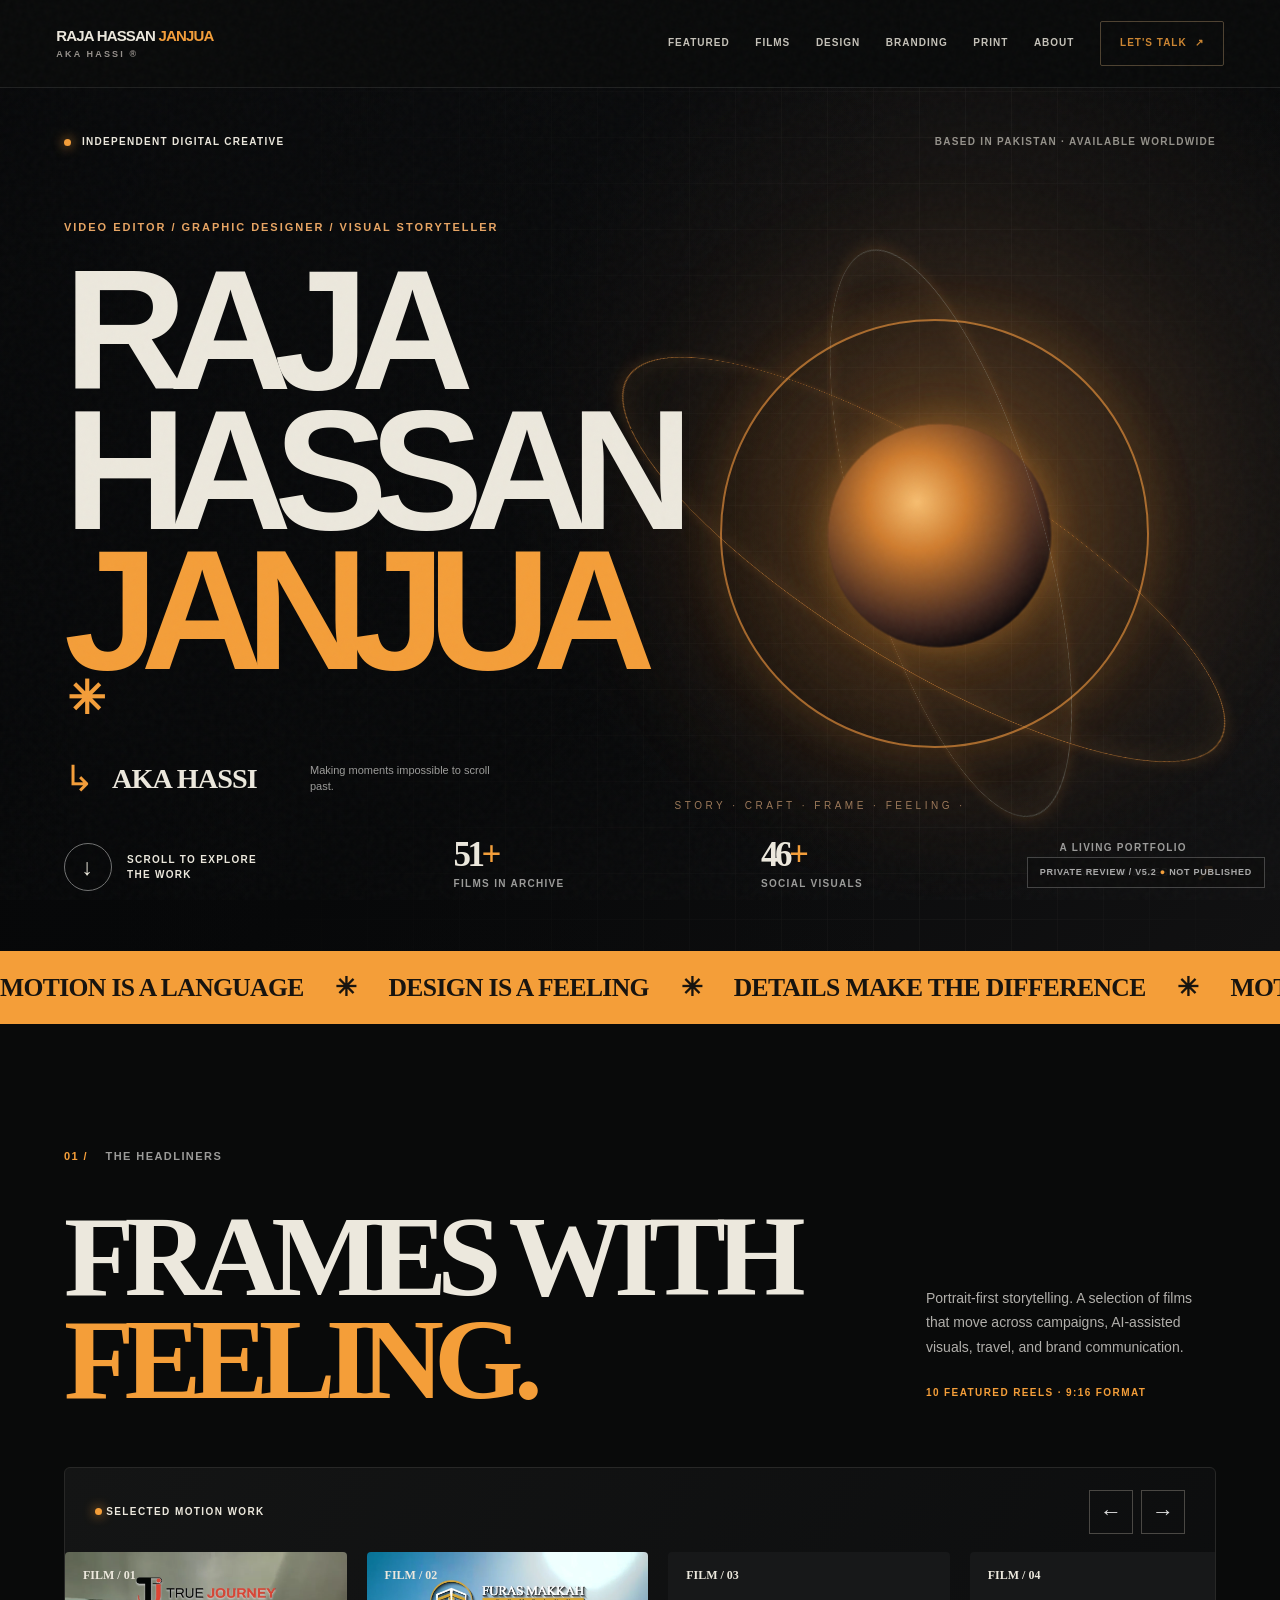
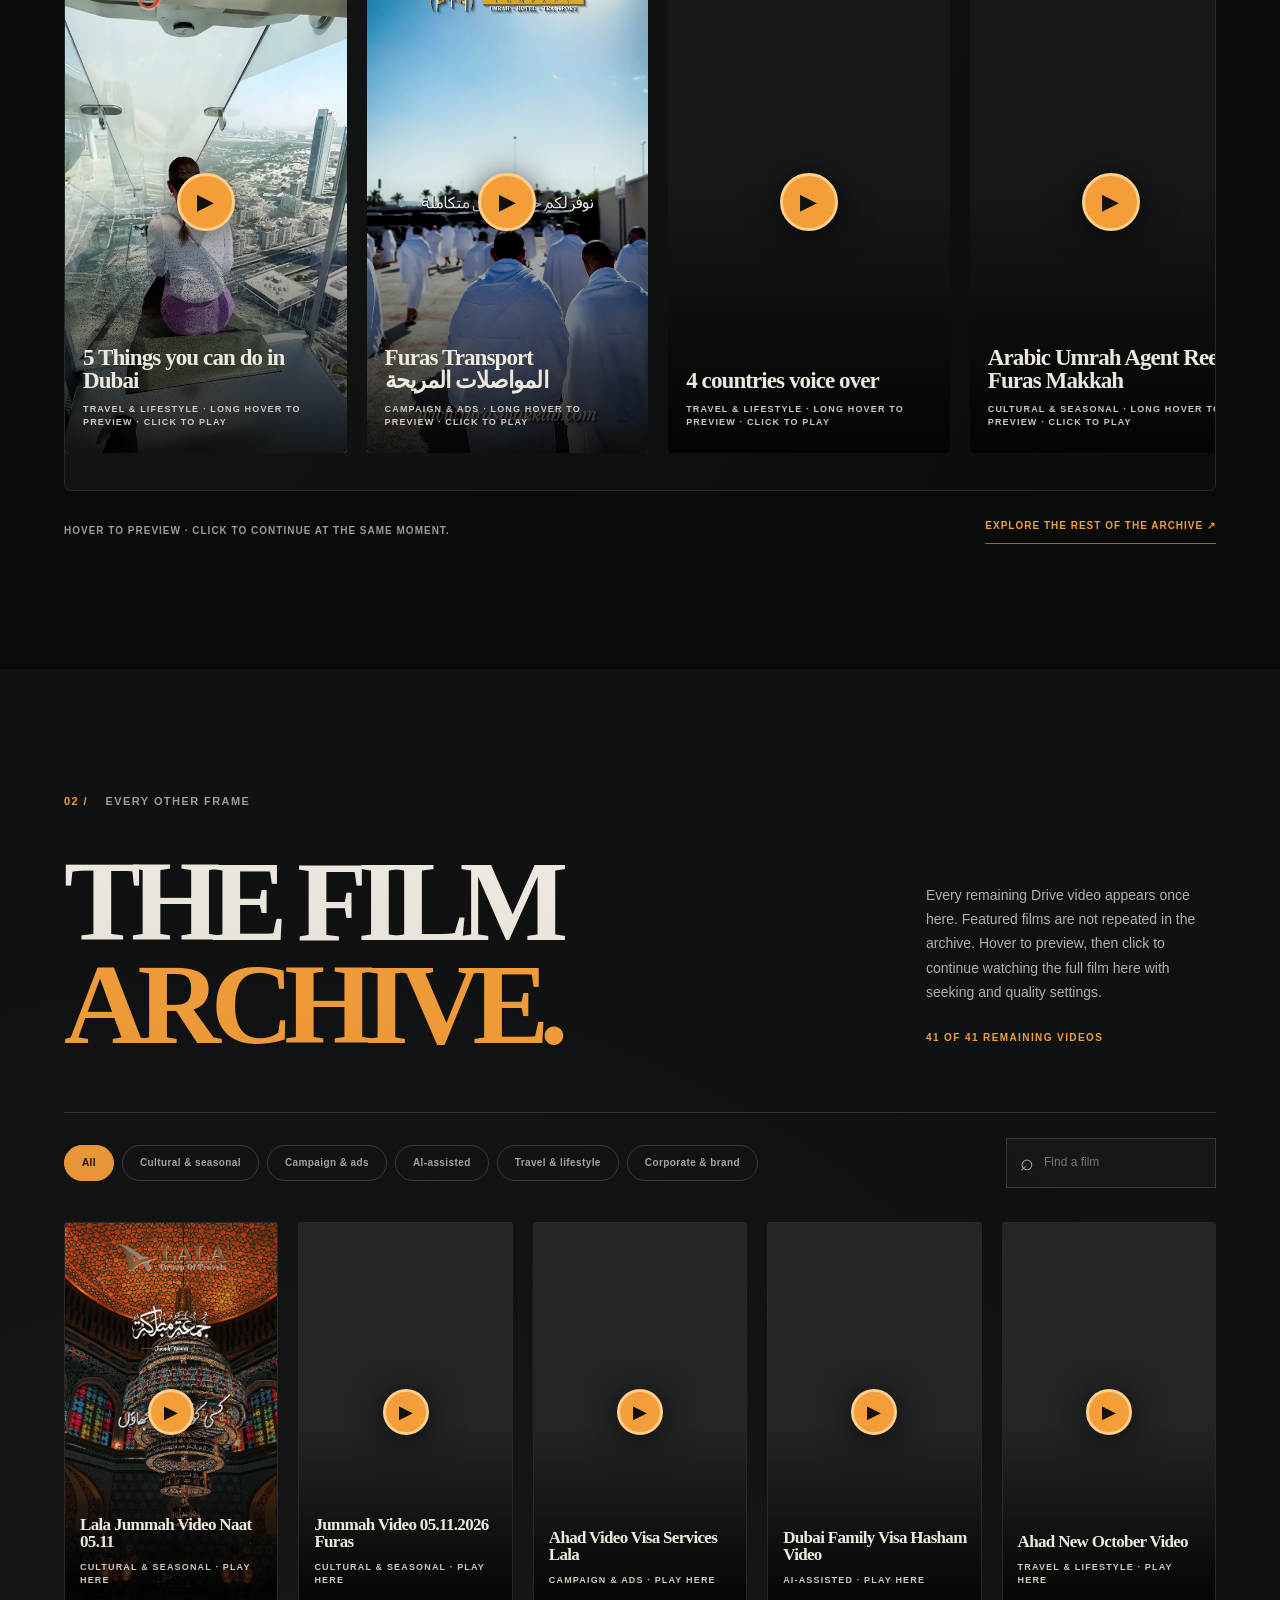
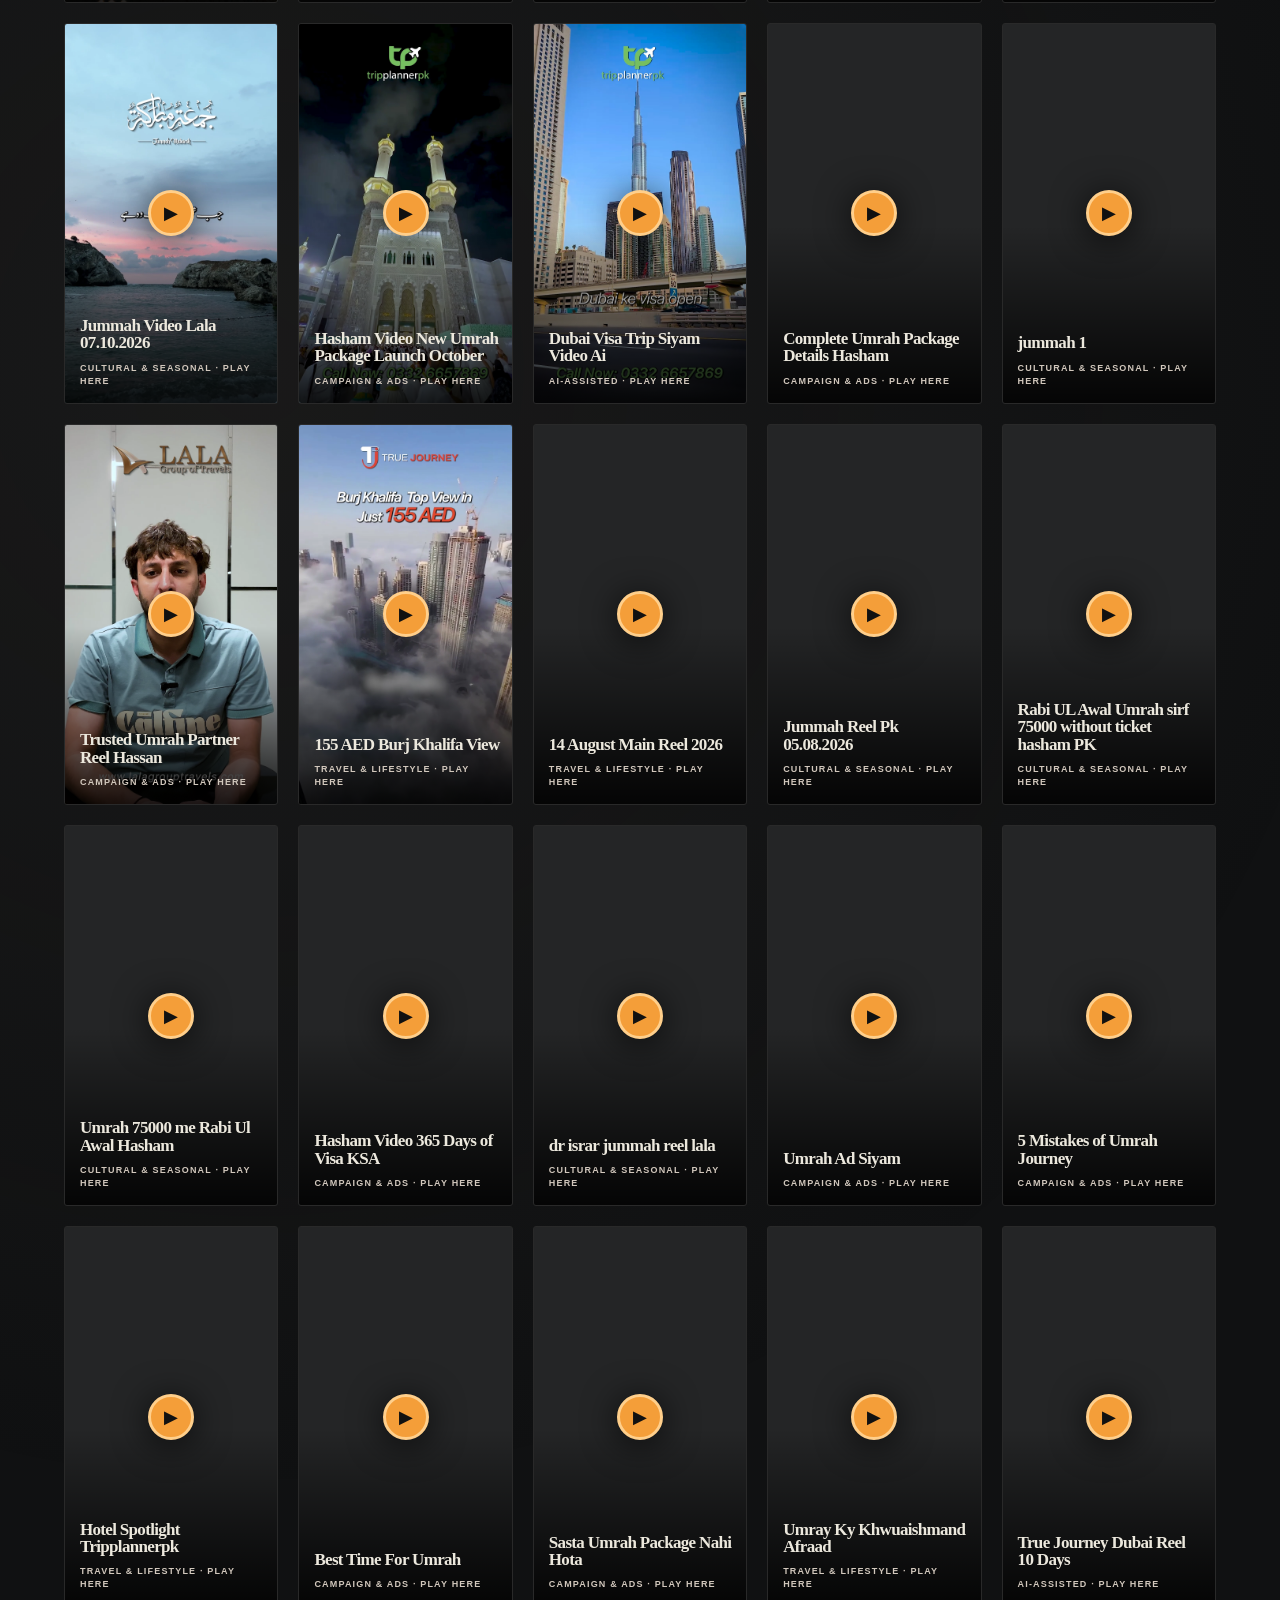
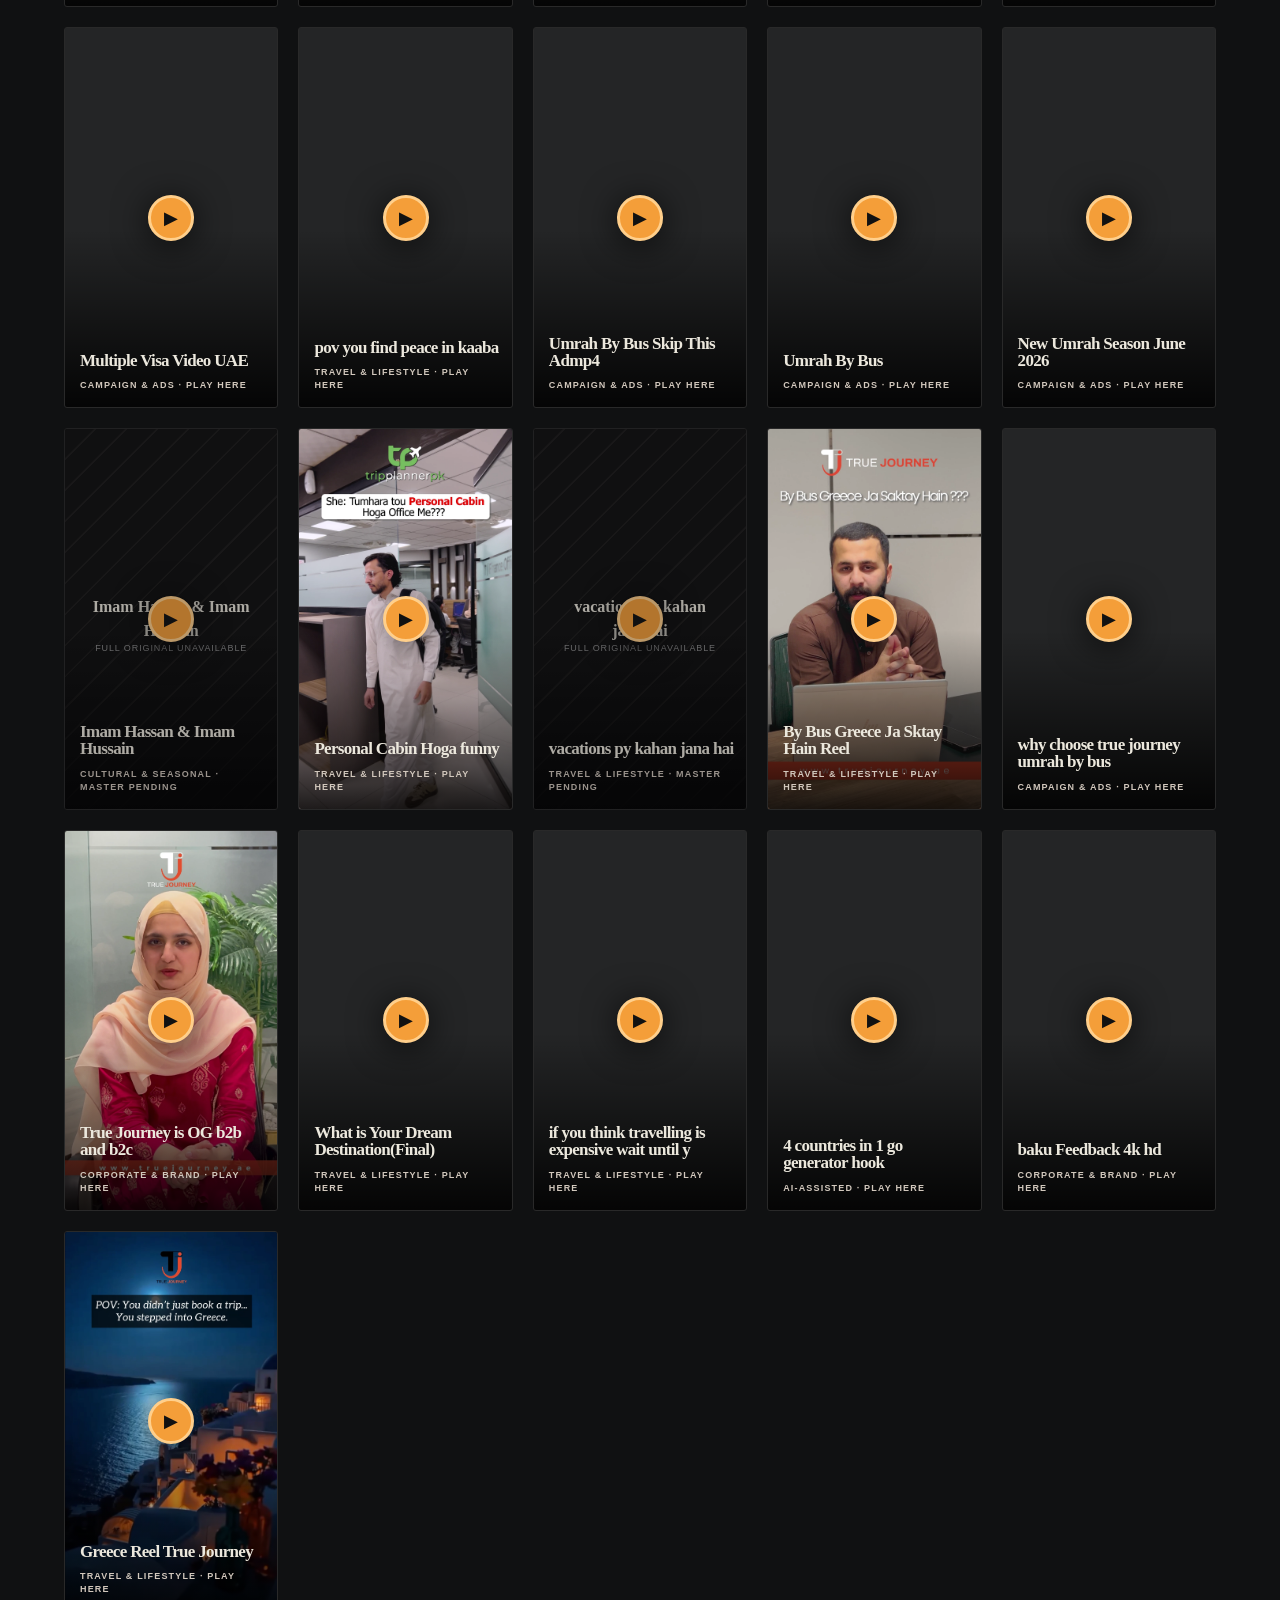
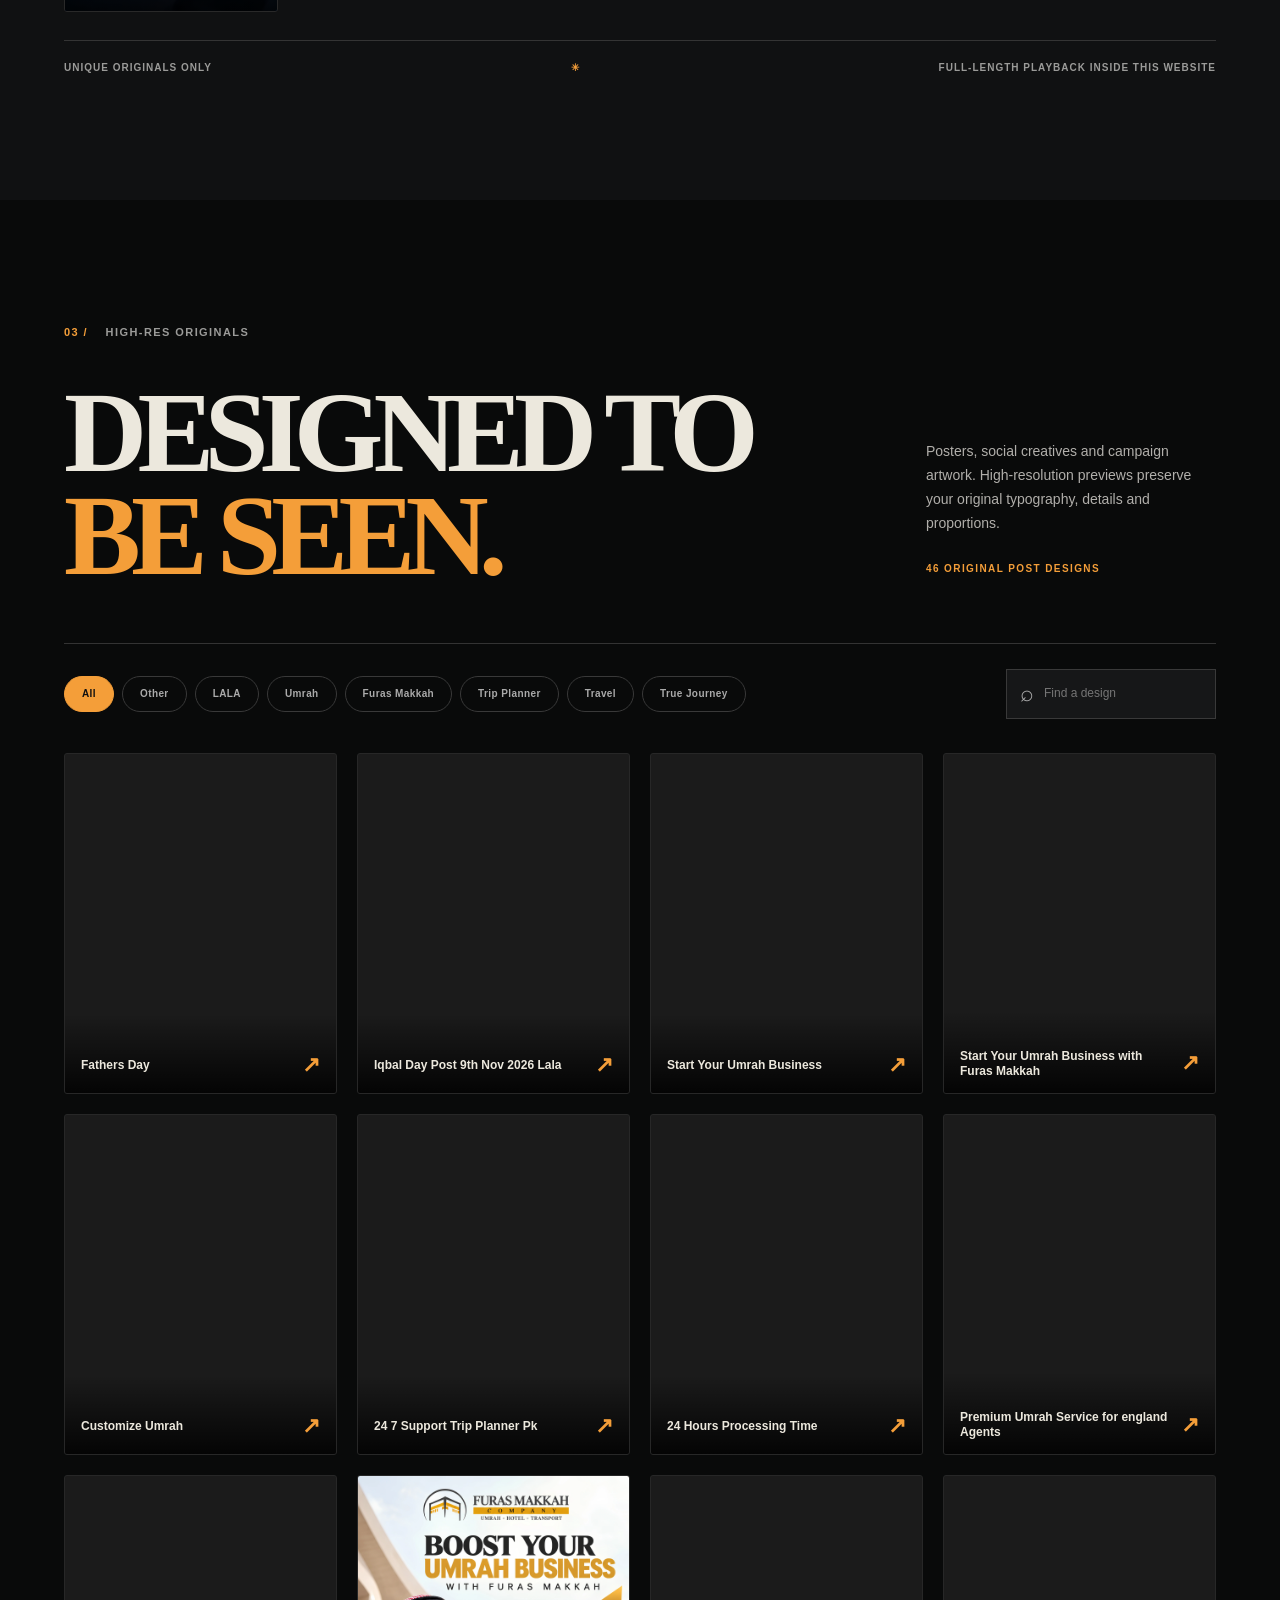
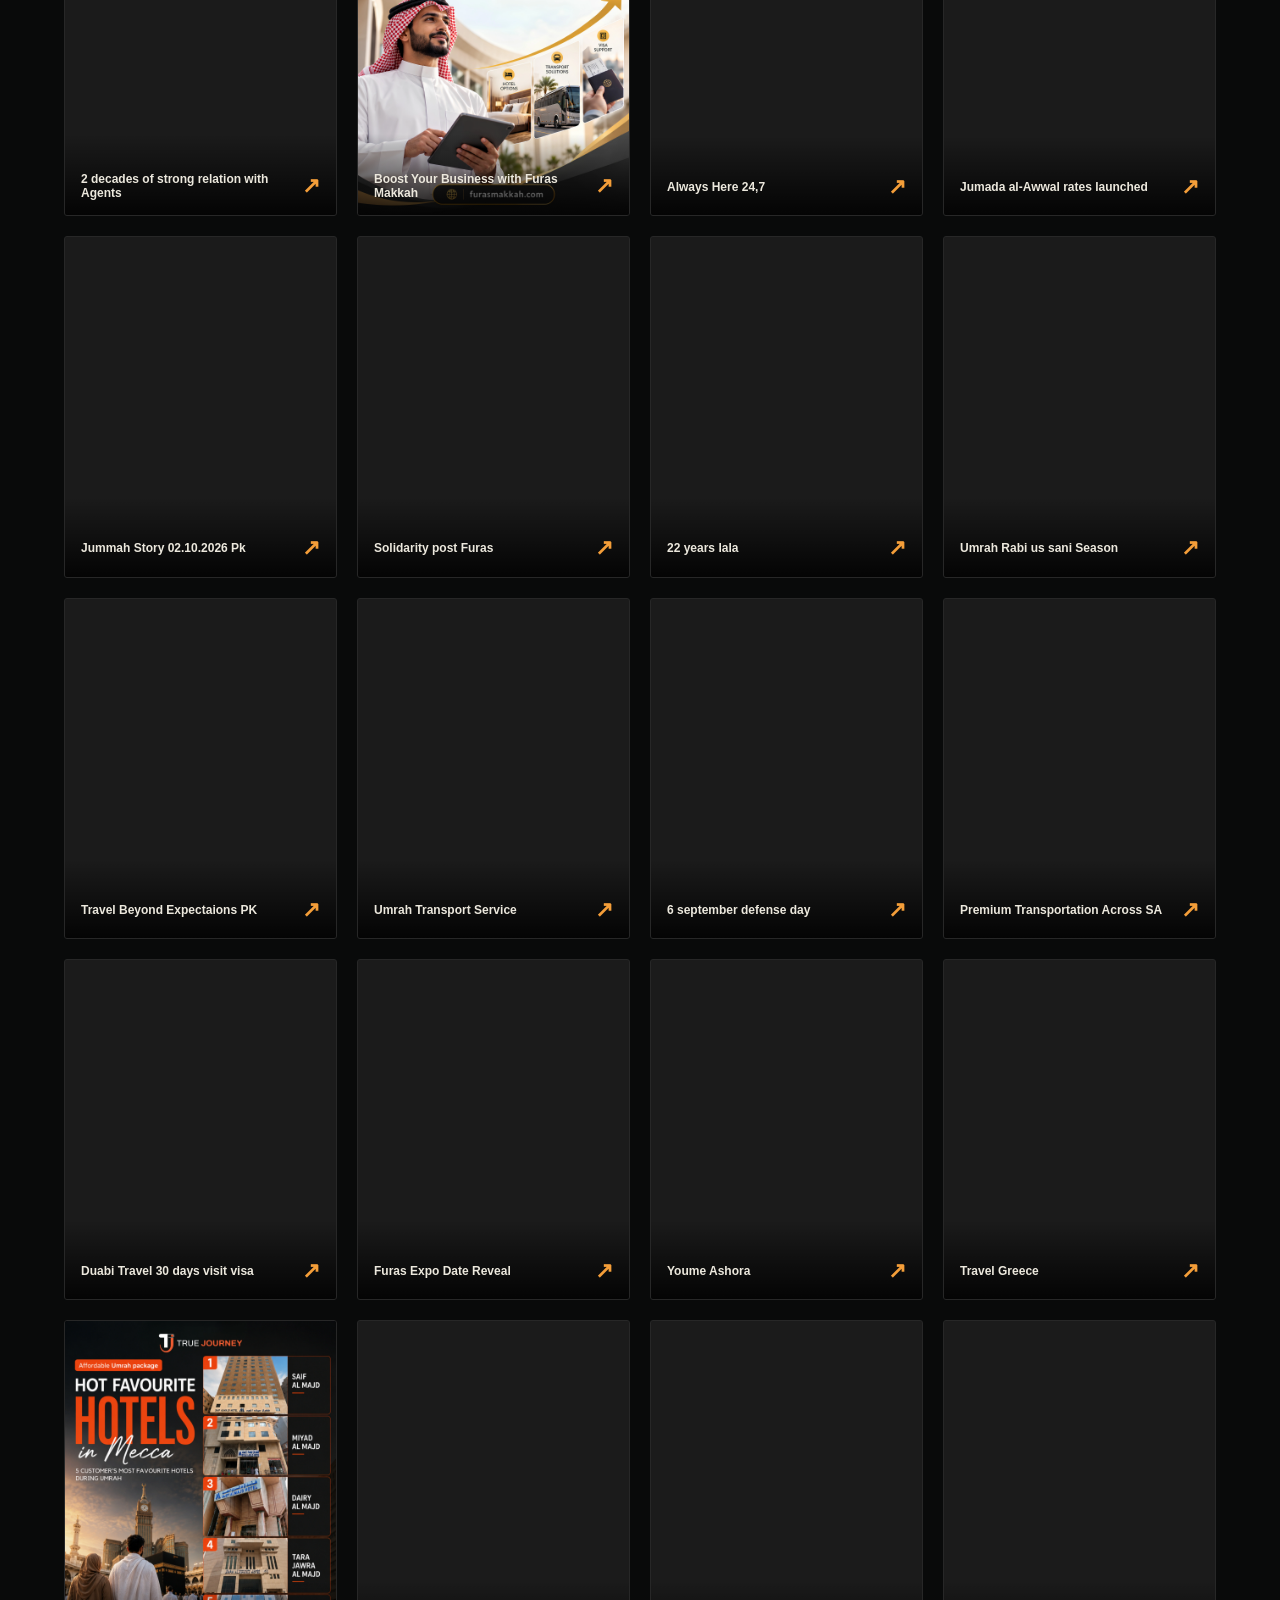
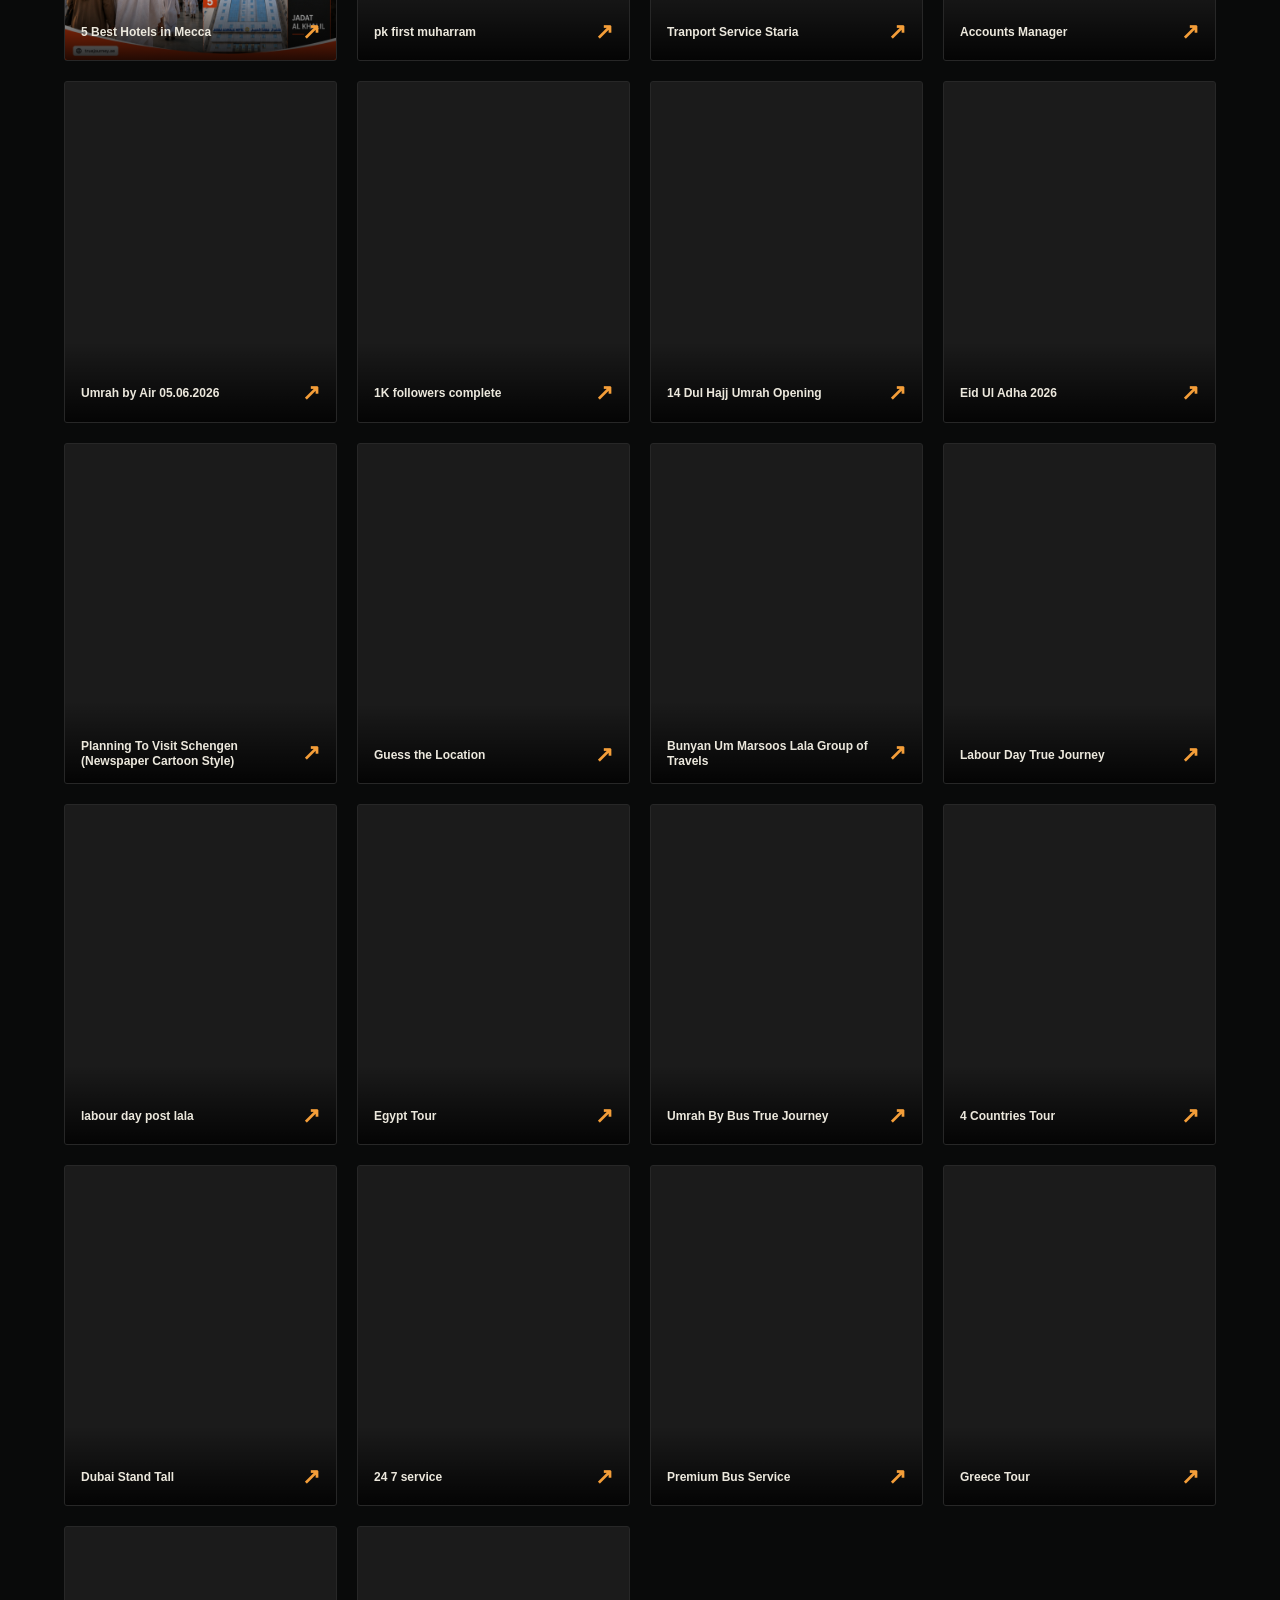
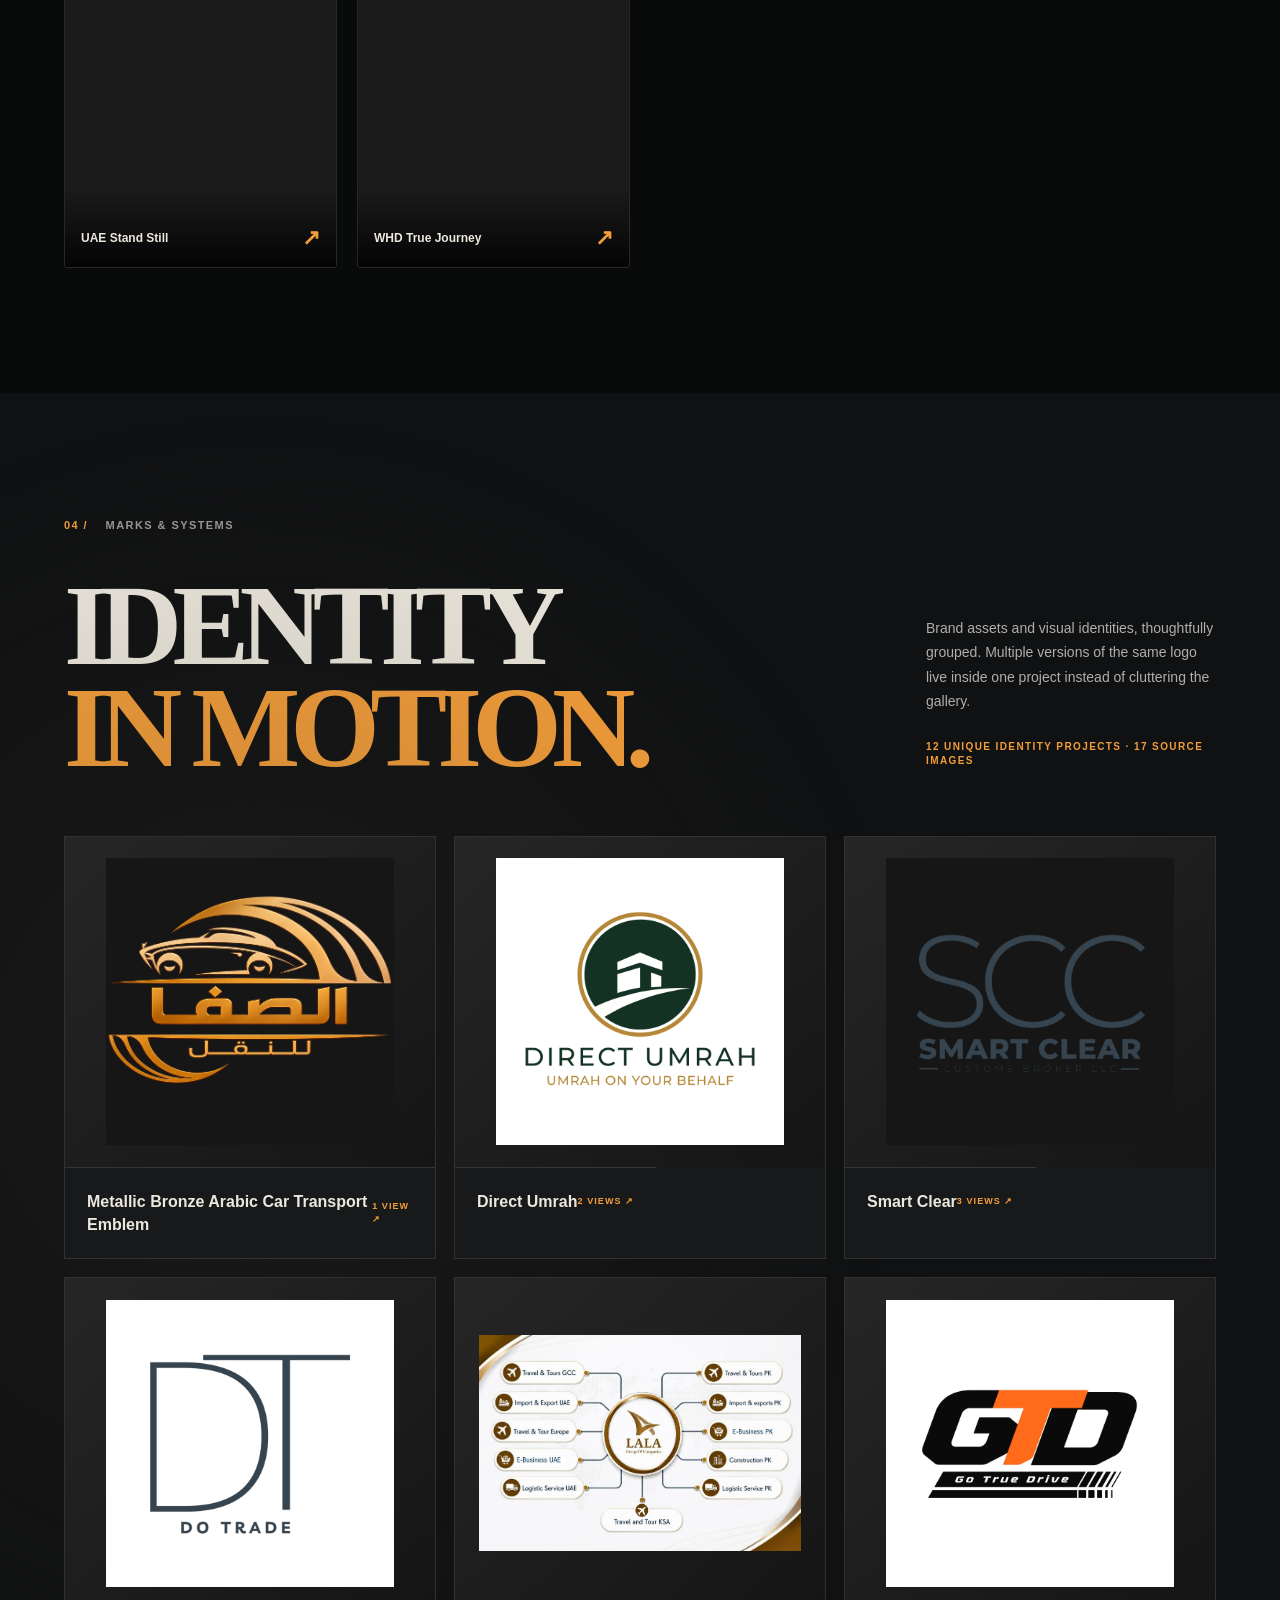
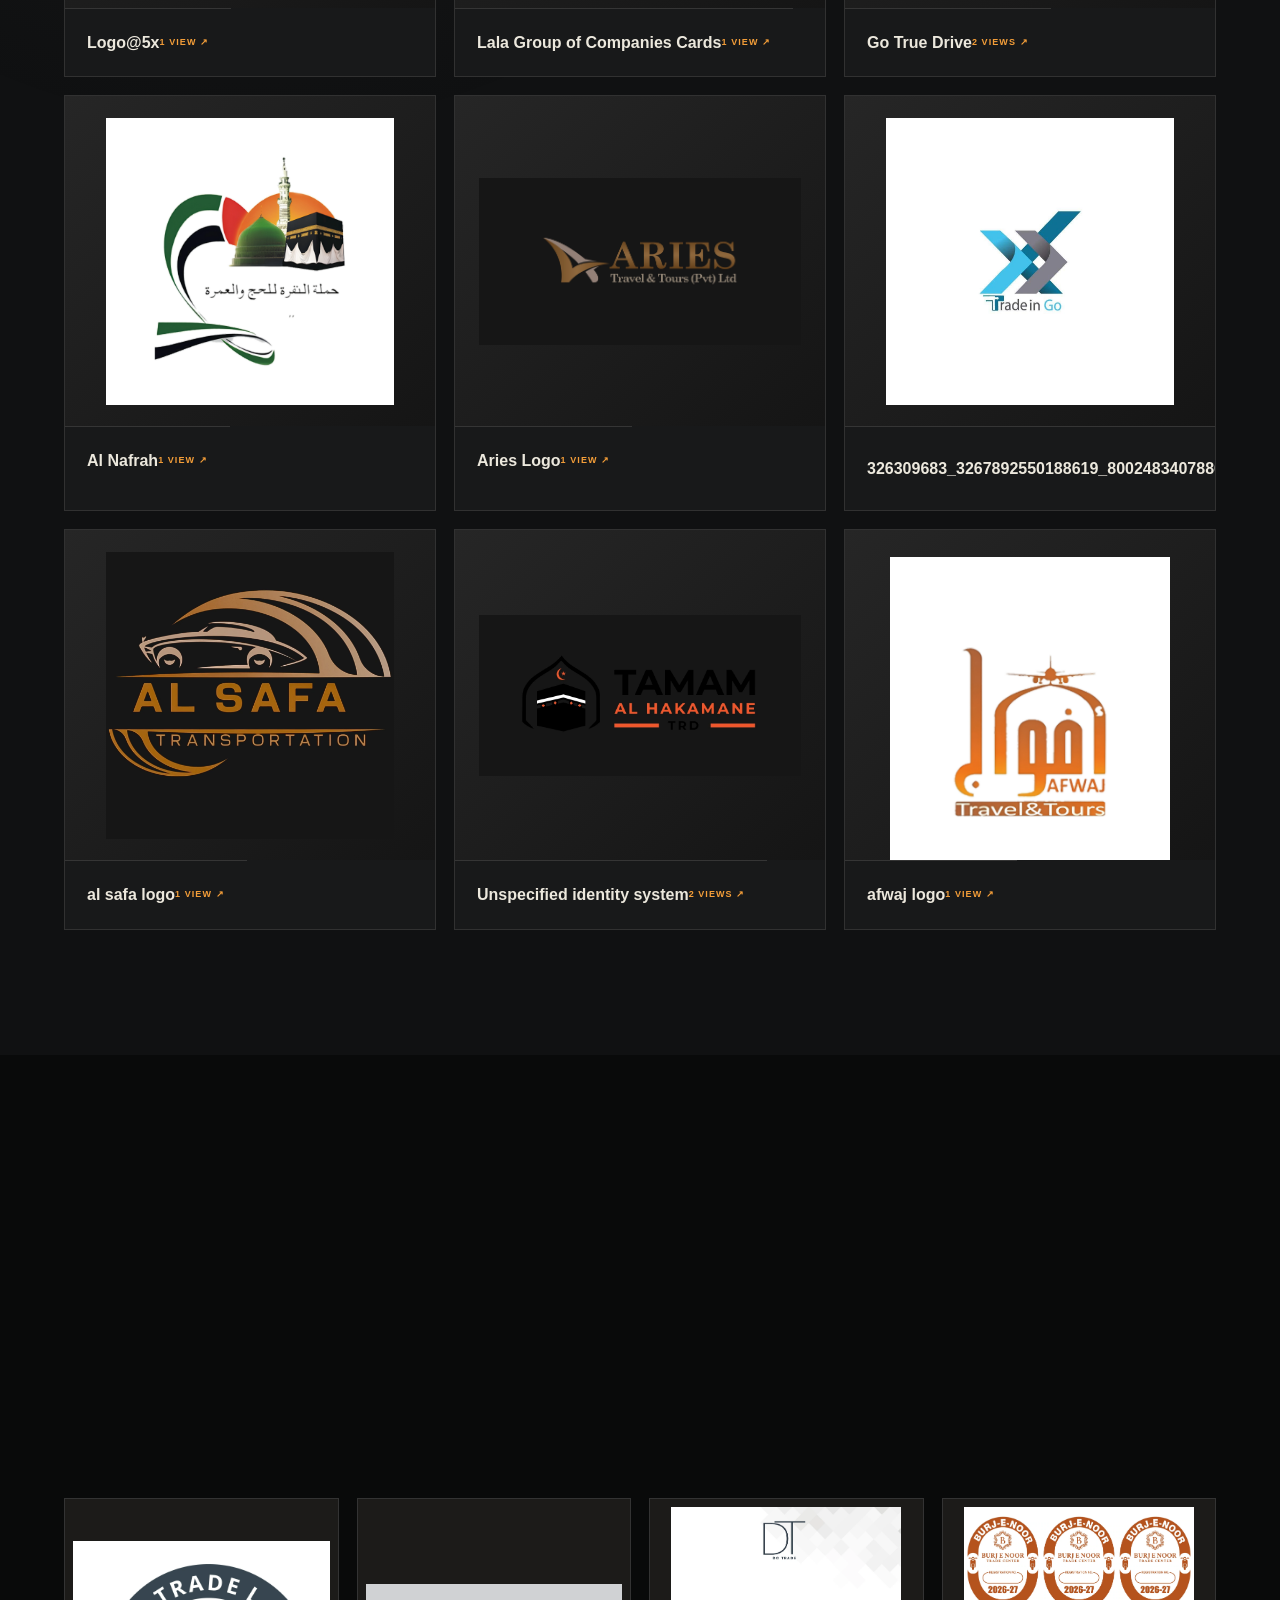
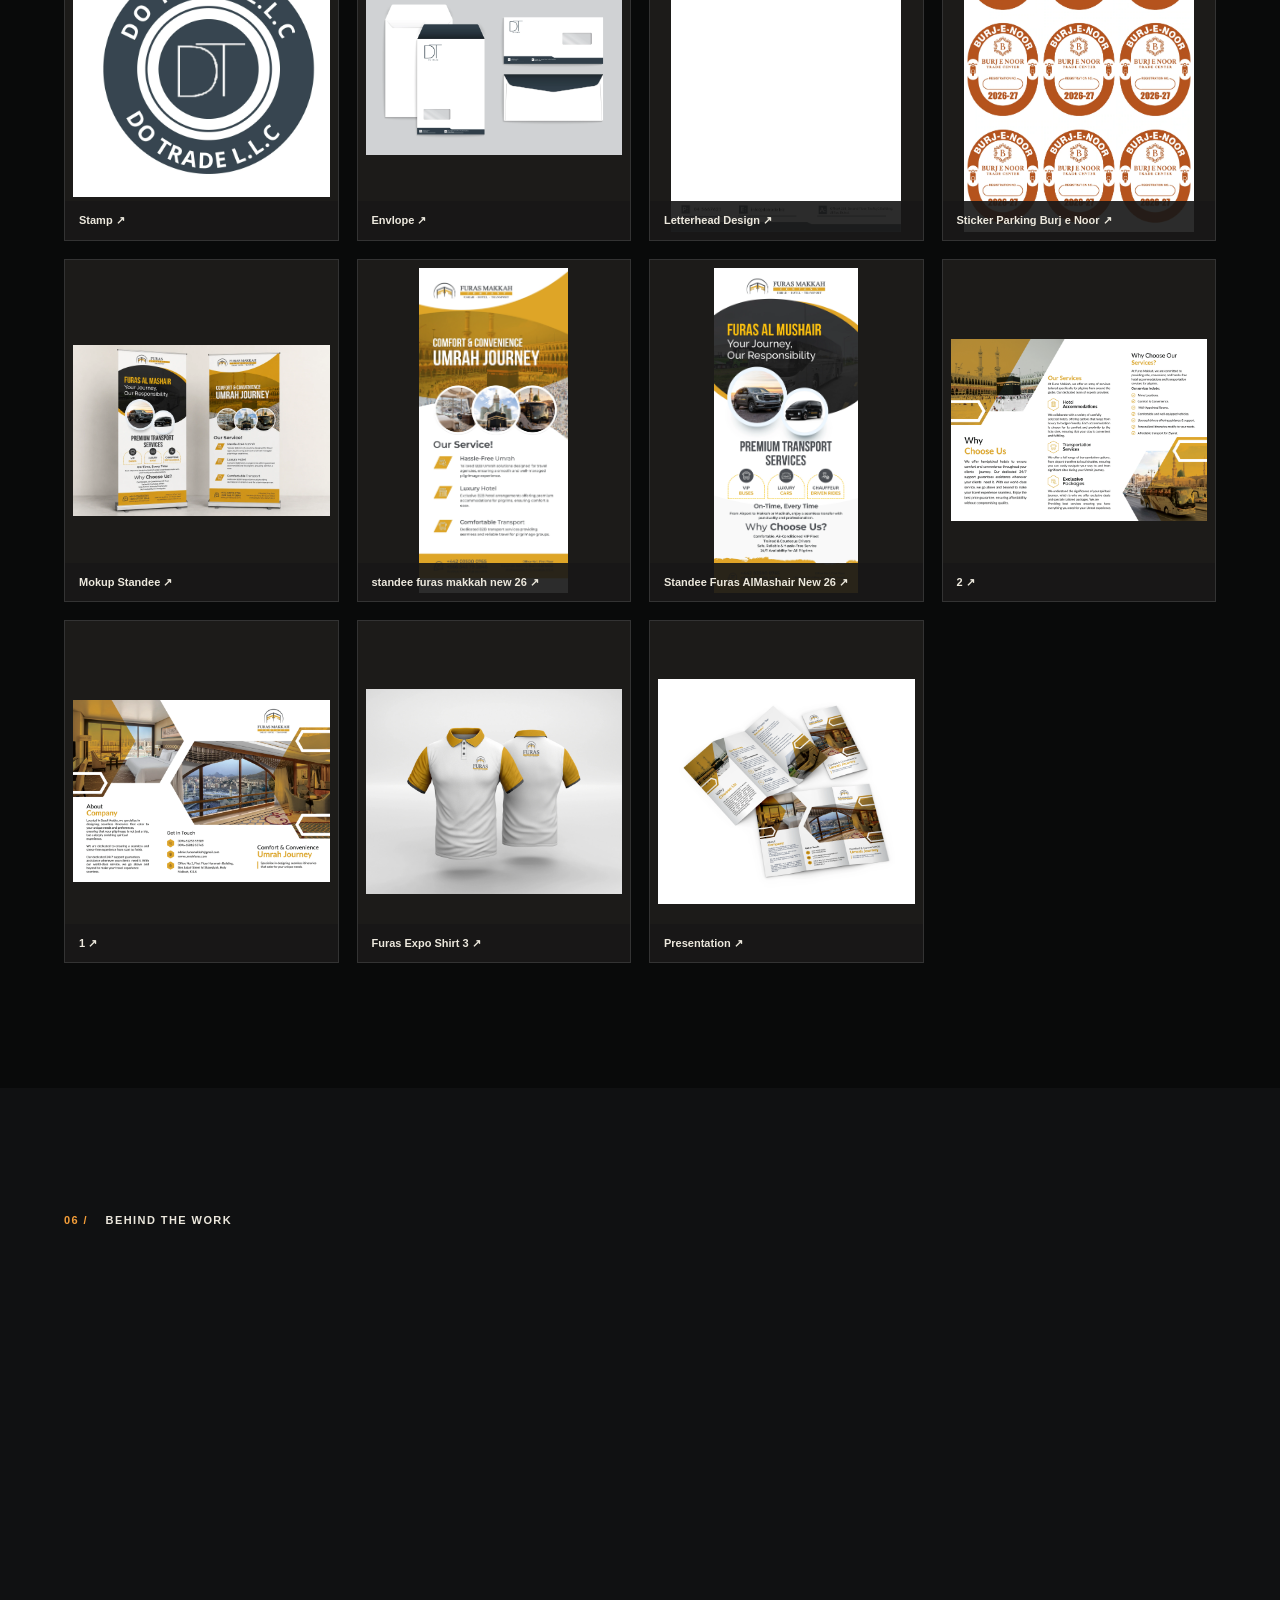
<file: index.html>
<!doctype html>
<html lang="en"><head><meta charset="utf-8"><meta name="viewport" content="width=device-width,initial-scale=1,viewport-fit=cover"><meta name="theme-color" content="#07090a"><meta name="description" content="Raja Hassan Janjua, also known as Hassi, is a video editor and graphic designer in Pakistan. Explore video, motion, branding and design work."><link rel="canonical" href="https://rajahassanjanjua.github.io/"><meta property="og:type" content="website"><meta property="og:site_name" content="Raja Hassan Janjua — Hassi"><meta property="og:title" content="Raja Hassan Janjua — Video Editor &amp; Graphic Designer"><meta property="og:description" content="Explore video editing, motion, identity and graphic design by Raja Hassan Janjua, aka Hassi."><meta property="og:url" content="https://rajahassanjanjua.github.io/"><meta property="og:image" content="https://rajahassanjanjua.github.io/social-preview.png"><meta property="og:image:width" content="1200"><meta property="og:image:height" content="630"><meta name="twitter:card" content="summary_large_image"><meta name="twitter:title" content="Raja Hassan Janjua — Hassi"><meta name="twitter:description" content="Video editor and graphic designer. Explore selected video and design work."><meta name="twitter:image" content="https://rajahassanjanjua.github.io/social-preview.png"><title>Raja Hassan Janjua — Hassi | Video, Motion & Design</title><link rel="icon" type="image/svg+xml" href="favicon.svg"><link rel="icon" type="image/png" sizes="32x32" href="favicon-32.png"><link rel="apple-touch-icon" href="apple-touch-icon.png"><link rel="stylesheet" href="styles.css?v=6d33354"></head>
<body>
<div id="preloader" class="preloader"><div class="preTop"><span>RHJ <em>STUDIO / ARCHIVE</em></span><span id="preCount">000</span></div><div class="preCenter"><span>VISUALS THAT</span><strong>MOVE.</strong></div><div class="preBottom"><div class="preProgress"><i id="preBar"></i></div><span>LOADING THE EXPERIENCE</span></div></div>
<div id="cursor" class="cursor" aria-hidden="true"></div><div class="grain" aria-hidden="true"></div><div id="pageProgress" class="pageProgress" aria-hidden="true"></div>
<header class="siteHeader"><a class="wordmark" href="#top" aria-label="Raja Hassan Janjua home"><span>RAJA HASSAN <b>JANJUA</b></span><small>AKA HASSI ®</small></a><nav id="nav" class="nav" aria-label="Primary"><a href="#featured">FEATURED</a><a href="#films">FILMS</a><a href="#visuals">DESIGN</a><a href="#identity">BRANDING</a><a href="#print">PRINT</a><a href="#about">ABOUT</a><a href="#contact" class="navContact">LET'S TALK <span>↗</span></a></nav><button id="menuToggle" class="menuToggle" aria-expanded="false" aria-controls="nav" aria-label="Open menu"><span></span><span></span></button></header>
<main id="top">
<section class="hero section" aria-label="Introduction"><div class="heroBG" aria-hidden="true"><div class="heroMesh"></div><div class="heroVignette"></div></div><div class="heroStage" id="heroStage" aria-hidden="true"><div class="stageAura"></div><div class="ring ring1"></div><div class="ring ring2"></div><div class="ring ring3"></div><div class="orbCore"></div><div class="orbitText">STORY · CRAFT · FRAME · FEELING ·</div></div>
<div class="heroTopline"><span class="tinySignal"><i></i> INDEPENDENT DIGITAL CREATIVE</span><span class="heroLocation">BASED IN PAKISTAN · AVAILABLE WORLDWIDE</span></div>
<div class="heroTitleWrap"><p class="overline">VIDEO EDITOR / GRAPHIC DESIGNER / VISUAL STORYTELLER</p><h1 class="heroTitle"><span>RAJA</span><span>HASSAN</span><span class="titleLast">JANJUA<span class="heroAsterisk">✳</span></span></h1><div class="aliasRow"><span class="aliasMarker">↳</span><strong>AKA HASSI</strong><span class="aliasDetail">Making moments impossible to scroll past.</span></div></div>
<div class="heroBottom"><a class="scrollCue" href="#featured"><span class="scrollCircle">↓</span><span>SCROLL TO EXPLORE<br>THE WORK</span></a><div class="heroMetric"><strong>51<span>+</span></strong><small>FILMS IN ARCHIVE</small></div><div class="heroMetric"><strong>46<span>+</span></strong><small>SOCIAL VISUALS</small></div><div class="heroArc">A LIVING PORTFOLIO<br>OF MOTION & DESIGN <span>↗</span></div></div></section>
<div class="marquee" aria-hidden="true"><div class="marqueeTrack">MOTION IS A LANGUAGE <i>✳</i> DESIGN IS A FEELING <i>✳</i> DETAILS MAKE THE DIFFERENCE <i>✳</i> MOTION IS A LANGUAGE <i>✳</i> DESIGN IS A FEELING <i>✳</i> DETAILS MAKE THE DIFFERENCE <i>✳</i></div></div>
<section class="workLead section" id="featured"><div class="sectionHead reveal"><div class="sectionKicker"><span class="sectionNo">01 /</span> THE HEADLINERS</div><div class="sectionTitleRow"><h2>FRAMES WITH<br><em>FEELING.</em></h2><div class="sectionAside"><p>Portrait-first storytelling. A selection of films that move across campaigns, AI-assisted visuals, travel, and brand communication.</p><span class="metaLabel">10 FEATURED REELS · 9:16 FORMAT</span></div></div></div>
<div class="carouselFrame reveal"><div class="carouselTop"><span><i class="pulseDot"></i> SELECTED MOTION WORK</span><div class="carouselControls"><button id="featuredPrev" aria-label="Scroll featured videos left">←</button><button id="featuredNext" aria-label="Scroll featured videos right">→</button></div></div><div id="featuredTrack" class="featuredTrack" aria-label="Featured video carousel"></div></div><div class="sectionExit"><span>HOVER TO PREVIEW · CLICK TO CONTINUE AT THE SAME MOMENT.</span><a href="#films">EXPLORE THE REST OF THE ARCHIVE <span>↗</span></a></div></section>
<section class="filmArchive section altSection" id="films"><div class="sectionHead reveal"><div class="sectionKicker"><span class="sectionNo">02 /</span> EVERY OTHER FRAME</div><div class="sectionTitleRow"><h2>THE FILM<br><em>ARCHIVE.</em></h2><div class="sectionAside"><p>Every remaining Drive video appears once here. Featured films are not repeated in the archive. Hover to preview, then click to continue watching the full film here with seeking and quality settings.</p><span class="metaLabel" id="filmCount">41 REMAINING ORIGINAL VIDEOS</span></div></div></div><div class="filterToolbar"><div class="filterList" id="filmFilters" role="group" aria-label="Film categories"></div><div class="searchBox"><span>⌕</span><input id="filmSearch" type="search" placeholder="Find a film" aria-label="Search films"></div></div><div id="filmGrid" class="filmGrid"></div><div class="archiveFoot">UNIQUE ORIGINALS ONLY <span>✳</span> FULL-LENGTH PLAYBACK INSIDE THIS WEBSITE</div></section>
<section class="visualSection section" id="visuals"><div class="sectionHead reveal"><div class="sectionKicker"><span class="sectionNo">03 /</span> HIGH-RES ORIGINALS</div><div class="sectionTitleRow"><h2>DESIGNED TO<br><em>BE SEEN.</em></h2><div class="sectionAside"><p>Posters, social creatives and campaign artwork. High-resolution previews preserve your original typography, details and proportions.</p><span class="metaLabel">46 ORIGINAL POST DESIGNS</span></div></div></div><div class="filterToolbar"><div class="filterList" id="designFilters"></div><div class="searchBox"><span>⌕</span><input id="designSearch" type="search" placeholder="Find a design" aria-label="Search designs"></div></div><div id="postGrid" class="postGrid"></div></section>
<section class="identitySection section altSection" id="identity"><div class="sectionHead reveal"><div class="sectionKicker"><span class="sectionNo">04 /</span> MARKS & SYSTEMS</div><div class="sectionTitleRow"><h2>IDENTITY<br><em>IN MOTION.</em></h2><div class="sectionAside"><p>Brand assets and visual identities, thoughtfully grouped. Multiple versions of the same logo live inside one project instead of cluttering the gallery.</p><span class="metaLabel" id="identityCount">BRAND DESIGN ARCHIVE</span></div></div></div><div id="identityGrid" class="identityGrid"></div></section>
<section class="printSection section" id="print"><div class="sectionHead reveal"><div class="sectionKicker"><span class="sectionNo">05 /</span> FROM SCREEN TO SPACE</div><div class="sectionTitleRow"><h2>BEYOND THE<br><em>SCREEN.</em></h2><div class="sectionAside"><p>Exhibition designs, stationery, standees and physical brand applications.</p><span class="metaLabel">11 PRINT DESIGNS</span></div></div></div><div id="printGrid" class="printGrid"></div></section>
<section class="aboutSection section altSection" id="about"><div class="aboutLabel"><span class="sectionNo">06 /</span> BEHIND THE WORK</div><div class="aboutLayout"><div class="aboutStatement reveal"><span>THE PERSON /</span><h2>NOT JUST<br>WHAT I <em>MAKE.</em><br>HOW I SEE.</h2><div class="aboutSpiral" aria-hidden="true"><div></div><div></div><div></div></div></div><div class="aboutCopy reveal"><span class="eyebrow">RAJA HASSAN JANJUA · AKA HASSI</span><p>I work at the intersection of <strong>video editing, digital design and visual storytelling</strong>—creating content for brands, campaigns, e-commerce, and real-world moments.</p><p>My experience spans social content, promotional video, corporate visuals, product imagery, identity design and AI-assisted creative workflows.</p><div class="skillChips"><span>PREMIERE PRO</span><span>AFTER EFFECTS</span><span>PHOTOSHOP</span><span>ILLUSTRATOR</span><span>INDESIGN</span><span>CAPCUT PRO</span><span>CANVA</span><span>AI CONTENT TOOLS</span></div></div></div></section>
<section class="sourcesSection section" id="sources"><div class="sourcesCard"><div><span class="eyebrow">REFERENCE ARCHIVE</span><h3>MORE WORK.<br><em>ONE PLACE.</em></h3><p>Selected Instagram videos and visual work, collected in one place.</p></div><div class="sourcesActions"><a class="outlineButton" href="instagram.html">FIND MORE PROJECTS <span>↗</span></a><a class="outlineButton" href="portfolio-cv.pdf" target="_blank" rel="noopener" type="application/pdf" aria-label="Open my original portfolio and CV PDF in a new tab">VIEW MY PORTFOLIO &amp; CV <span>↗</span></a></div></div></section>
<button id="toggleSources" type="button" hidden aria-hidden="true"></button><div id="sourceGrid" hidden aria-hidden="true"></div>
<section class="contactSection section" id="contact"><div class="contactGlow"></div><div class="sectionKicker"><span class="sectionNo">07 /</span> NEXT UP</div><div class="contactContent"><span class="eyebrow">HAVE A STORY WORTH TELLING?</span><h2>LET'S MAKE<br><em>IT MOVE.</em></h2><div class="contactActions"><a class="contactMain" href="mailto:hassanmehmood5456805@gmail.com?subject=Let's%20collaborate%20—%20Raja%20Hassan%20Janjua">START A CONVERSATION <span>↗</span></a><a class="contactSecondary" href="https://wa.me/923357037612" target="_blank" rel="noopener">WHATSAPP ↗</a></div></div><div class="contactSocial"><a href="https://www.behance.net/rajahajanjua" target="_blank" rel="noopener">BEHANCE ↗</a><a href="https://www.linkedin.com/in/rajahassanjanjua/" target="_blank" rel="noopener">LINKEDIN ↗</a><a href="https://www.instagram.com/rajahassanjanjua1/" target="_blank" rel="noopener">INSTAGRAM ↗</a><a href="mailto:hassanmehmood5456805@gmail.com">EMAIL ↗</a></div></section>
</main>
<footer class="footer"><span>© 2026 RAJA HASSAN JANJUA / AKA HASSI</span><span>DESIGNED TO MOVE · BUILT TO LAST</span><a href="#top">BACK TO THE TOP ↑</a></footer>
<div id="viewer" class="viewer" aria-hidden="true" role="dialog" aria-modal="true" aria-labelledby="viewerTitle"><div class="viewerPanel"><div class="viewerTop"><div><span id="viewerCategory" class="viewerKicker">VISUAL ARCHIVE</span><h3 id="viewerTitle"></h3></div><button class="viewerClose" id="viewerClose" aria-label="Close project viewer">×</button></div><div id="viewerMedia" class="viewerMedia"></div><div class="viewerBottom"><span id="viewerInfo"></span><div class="viewerButtons"><span id="viewerSource" class="viewerBadge">FULL LENGTH · ON-SITE</span><button id="viewerPrev" aria-label="Previous image">←</button><button id="viewerNext" aria-label="Next image">→</button></div></div></div></div>
<div class="draftTag">PRIVATE REVIEW / V5.2 <span>●</span> NOT PUBLISHED</div>
<script src="data.js"></script><script src="app.js?v=6d33354" defer></script></body></html>
</file>
<file: styles.css>
:root{--bg:#090a0a;--bg2:#101112;--paper:#ece8dd;--muted:#9b9b99;--line:#292929;--orange:#f49e39;--orange2:#ffb85f;--ease:cubic-bezier(.21,1,.26,1)}*{box-sizing:border-box}html{scroll-behavior:smooth;scroll-padding-top:84px}body{margin:0;background:var(--bg);color:var(--paper);font-family:'DM Sans',Arial,sans-serif;overflow-x:hidden;line-height:1.45}a{color:inherit;text-decoration:none}button,input{font:inherit}button{cursor:pointer}img,video{max-width:100%;display:block}::selection{background:var(--orange);color:#060606}.grain{pointer-events:none;position:fixed;inset:0;z-index:80;opacity:.065;background-image:url('data:image/svg+xml,%3Csvg viewBox=%220 0 180 180%22 xmlns=%22http://www.w3.org/2000/svg%22%3E%3Cfilter id=%22n%22%3E%3CfeTurbulence type=%22fractalNoise%22 baseFrequency=%22.85%22 numOctaves=%223%22 stitchTiles=%22stitch%22/%3E%3C/filter%3E%3Crect width=%22100%25%22 height=%22100%25%22 filter=%22url(%23n)%22 opacity=%22.43%22/%3E%3C/svg%3E')}body.modalOpen{overflow:hidden}.cursor{width:13px;height:13px;border:1.5px solid var(--orange);border-radius:50%;position:fixed;left:0;top:0;z-index:100;pointer-events:none;transform:translate(-50%,-50%);mix-blend-mode:exclusion;opacity:0;transition:width .2s,height .2s,opacity .2s}.cursor.active{width:45px;height:45px;opacity:1}.pageProgress{height:2px;position:fixed;top:0;left:0;z-index:200;width:0;background:var(--orange);box-shadow:0 0 16px var(--orange)}.siteHeader{height:88px;position:fixed;inset:0 0 auto;display:flex;justify-content:space-between;align-items:center;padding:0 clamp(20px,4.4vw,88px);z-index:60;backdrop-filter:blur(22px);background:rgba(9,10,10,.74);border-bottom:1px solid rgba(255,255,255,.095)}.wordmark{display:flex;flex-direction:column;gap:1px;font-family:'Space Grotesk',Arial,sans-serif;font-size:15px;font-weight:700;letter-spacing:-.055em;line-height:1}.wordmark b{color:var(--orange)}.wordmark small{font-size:9px;letter-spacing:.24em;color:#96918c;margin-top:6px}.nav{display:flex;align-items:center;gap:clamp(11px,2vw,30px)}.nav a{font-size:10px;font-weight:700;letter-spacing:.1em;opacity:.83;white-space:nowrap;transition:opacity .3s,color .3s}.nav a:hover{color:var(--orange);opacity:1}.nav .navContact{display:inline-flex;gap:8px;padding:14px 19px;border:1px solid #5d4e3a;color:var(--orange);border-radius:2px}.menuToggle{display:none}.section{position:relative;padding:125px clamp(20px,5vw,90px)}.preloader{position:fixed;inset:0;background:#eeebe3;color:#151515;z-index:500;display:flex;flex-direction:column;justify-content:space-between;padding:clamp(22px,4vw,65px);transition:opacity .8s,visibility .8s}.preloader.hidden{opacity:0;visibility:hidden;pointer-events:none}.preTop,.preBottom{display:flex;justify-content:space-between;align-items:center;font-size:12px;font-weight:700;letter-spacing:.1em}.preTop em{font-style:normal;font-size:11px;opacity:.45;margin-left:14px}.preTop #preCount{font-family:'Space Grotesk';font-size:clamp(35px,5vw,75px)}.preCenter{display:flex;flex-direction:column;font-family:'Space Grotesk';font-weight:700;letter-spacing:-.08em;line-height:.8;font-size:clamp(62px,12vw,200px)}.preCenter strong{color:#e47b20}.preProgress{height:2px;width:45vw;background:#c5c1ba;margin-right:25px}.preProgress i{display:block;height:100%;width:0;background:#111;transition:width .1s}.hero{height:max(830px,100svh);max-height:1200px;display:flex;flex-direction:column;justify-content:space-between;padding-top:135px;padding-bottom:60px;isolation:isolate;overflow:hidden}.heroBG,.heroStage{position:absolute;inset:0;pointer-events:none}.heroBG{z-index:-3;background:radial-gradient(ellipse 60% 80% at 76% 46%,#27201b 0%,transparent 61%),linear-gradient(140deg,#0d0e10,#08090a 57%,#111112)}.heroMesh{position:absolute;inset:0;opacity:.18;background-size:46px 46px;background-image:linear-gradient(to right,transparent 45px,#69645f 46px),linear-gradient(to bottom,transparent 45px,#69645f 46px);mask-image:linear-gradient(90deg,transparent 7%,#000 77%,transparent 100%)}.heroVignette{position:absolute;inset:0;background:linear-gradient(90deg,rgba(6,7,8,.75),transparent 72%)}.heroStage{z-index:-1;left:auto;right:-12%;top:2%;width:min(78vw,1040px);height:100%;transform-style:preserve-3d;transform:perspective(1500px) rotateY(calc(var(--mx,0)*8deg)) rotateX(calc(var(--my,0)*-6deg));transition:transform .35s ease-out}.stageAura{position:absolute;width:70%;aspect-ratio:1;top:17%;left:16%;border-radius:50%;background:radial-gradient(circle,rgba(249,139,50,.25) 0%,rgba(239,128,31,.12) 26%,transparent 67%);filter:blur(40px);animation:breathe 7s ease-in-out infinite}.ring{position:absolute;border:1px solid rgba(247,156,63,.62);border-radius:50%;width:68%;aspect-ratio:1;left:16%;top:19%;box-shadow:inset 0 0 45px rgba(255,170,82,.11),0 0 18px rgba(247,152,59,.16);transform-style:preserve-3d}.ring1{transform:rotateX(72deg) rotateY(30deg) rotateZ(0);animation:orbital1 17s linear infinite}.ring2{border-color:rgba(234,239,221,.28);width:58%;top:24%;left:21%;transform:rotateX(-40deg) rotateY(-66deg);animation:orbital2 25s linear infinite}.ring3{width:43%;left:28.5%;top:31.5%;border-width:2px;box-shadow:0 0 50px rgba(241,147,57,.18);animation:orbital3 12s linear infinite}.orbCore{position:absolute;left:40%;top:43%;width:21%;aspect-ratio:1;border-radius:50%;background:radial-gradient(circle at 40% 35%,#f6bc6e 1%,#d07d2f 25%,#472b21 61%,#0a080b 78%);box-shadow:0 0 35px rgba(242,154,50,.36),0 0 140px rgba(242,154,50,.28);transform:translateZ(90px);animation:breathe 6s ease-in-out infinite}.orbitText{position:absolute;top:82%;left:24%;font-size:10px;letter-spacing:.35em;color:#9d7959;white-space:nowrap}.heroTopline,.heroBottom{display:flex;align-items:center;justify-content:space-between;position:relative;z-index:2;font-size:10px;font-weight:700;letter-spacing:.13em}.tinySignal{display:flex;gap:11px;align-items:center}.tinySignal i,.pulseDot{width:7px;height:7px;border-radius:50%;background:var(--orange);box-shadow:0 0 12px var(--orange);display:inline-block;animation:pulse 2.7s ease-in-out infinite}.heroLocation{opacity:.6}.heroTitleWrap{position:relative;z-index:2;margin-top:3vh}.overline,.eyebrow{font-size:11px;font-weight:700;letter-spacing:.18em;color:#e8a563}.heroTitle{font-family:'Space Grotesk',Arial,sans-serif;font-weight:700;font-size:clamp(78px,13.3vw,232px);line-height:.82;letter-spacing:-.105em;margin:26px 0 35px;display:flex;flex-direction:column}.heroTitle span{display:block}.heroTitle .titleLast{color:var(--orange);position:relative}.heroAsterisk{font-size:.27em;display:inline-block;vertical-align:top;margin-left:.06em;animation:asterisk 16s linear infinite}.aliasRow{display:flex;align-items:center;gap:18px;font-size:13px}.aliasRow strong{font-family:'Space Grotesk';font-size:clamp(21px,2.2vw,34px);letter-spacing:-.03em}.aliasMarker{font-size:36px;color:var(--orange)}.aliasDetail{font-size:11px;color:var(--muted);margin-left:35px;max-width:190px}.heroBottom{align-items:end;gap:25px}.scrollCue{display:flex;align-items:center;gap:15px;line-height:1.5}.scrollCircle{width:48px;height:48px;border:1px solid #717272;display:grid;place-items:center;border-radius:50%;font-size:23px;transition:background .3s}.scrollCue:hover .scrollCircle{background:var(--orange);color:#080808}.heroMetric{display:flex;flex-direction:column;gap:4px}.heroMetric strong{font-family:'Space Grotesk';font-size:35px;line-height:1;letter-spacing:-.1em}.heroMetric strong span{color:var(--orange)}.heroMetric small,.heroArc{color:var(--muted);font-size:10px;line-height:1.5}.heroArc span{font-size:24px;color:var(--orange);vertical-align:middle}.marquee{background:var(--orange);color:#18140f;overflow:hidden;padding:18px 0;transform:rotate(-1deg) scale(1.012);transform-origin:center}.marqueeTrack{white-space:nowrap;font-family:'Space Grotesk';font-weight:700;letter-spacing:-.025em;font-size:clamp(17px,2vw,30px);animation:marquee 36s linear infinite}.marqueeTrack i{font-style:normal;padding:0 26px}.sectionHead{margin-bottom:57px}.sectionKicker,.sectionNo{font-weight:700;letter-spacing:.13em;font-size:11px}.sectionKicker{color:var(--muted);margin-bottom:40px}.sectionNo{color:var(--orange);margin-right:13px}.sectionTitleRow{display:flex;align-items:end;justify-content:space-between;gap:45px}.sectionTitleRow h2,.contactContent h2,.aboutStatement h2,.sourcesCard h3{font-family:'Space Grotesk';font-size:clamp(66px,9vw,160px);letter-spacing:-.085em;line-height:.89;font-weight:700;margin:0}.sectionTitleRow h2 em,.contactContent h2 em,.aboutStatement h2 em,.sourcesCard h3 em{color:var(--orange);font-style:normal}.sectionAside{max-width:290px;padding-bottom:10px}.sectionAside p{font-size:14px;color:#b1afab;line-height:1.72}.metaLabel{font-size:10px;font-weight:700;letter-spacing:.14em;color:var(--orange);display:block;margin-top:27px}.carouselFrame{background:linear-gradient(120deg,#141515,#0b0c0d);border:1px solid #282827;border-radius:6px;padding:22px 0 25px}.carouselTop{display:flex;justify-content:space-between;align-items:center;font-size:10px;font-weight:700;letter-spacing:.14em;padding:0 30px 18px}.carouselControls{display:flex;gap:8px}.carouselControls button{border:1px solid #4a4844;background:transparent;color:#ddd;min-width:44px;height:44px;font-size:22px;transition:background .3s}.carouselControls button:hover{background:var(--orange);color:#080808}.featuredTrack{display:flex;gap:20px;overflow-x:auto;scroll-snap-type:x mandatory;scrollbar-width:none;padding:0 30px 12px;overscroll-behavior-inline:contain}.featuredTrack::-webkit-scrollbar{display:none}.reelCard{position:relative;flex:0 0 clamp(225px,22vw,330px);aspect-ratio:9/16;scroll-snap-align:start;background:#171819;overflow:hidden;border-radius:4px;cursor:pointer;isolation:isolate;transform-style:preserve-3d}.reelCard img,.filmCard img,.posterCard img,.identityCard img,.printCard img{width:100%;height:100%;object-fit:cover;transition:transform .85s var(--ease),filter .85s}.reelCard:after,.filmCard:after{content:'';position:absolute;inset:45% 0 0;background:linear-gradient(transparent,rgba(0,0,0,.87));pointer-events:none}.reelCard:hover img,.filmCard:hover img,.posterCard:hover img,.identityCard:hover img,.printCard:hover img{transform:scale(1.07)}.reelIndex{position:absolute;top:15px;left:18px;z-index:2;font-family:'Space Grotesk';font-size:12px;font-weight:700}.reelPlay{position:absolute;left:50%;top:50%;z-index:2;transform:translate(-50%,-50%);display:grid;place-items:center;width:64px;height:64px;border-radius:50%;border:1px solid rgba(255,255,255,.6);font-size:25px;background:rgba(0,0,0,.22);backdrop-filter:blur(9px);transition:transform .35s,background .35s}.reelCard:hover .reelPlay{background:var(--orange);color:#151515;transform:translate(-50%,-50%) scale(1.13)}.reelText{position:absolute;bottom:24px;left:18px;right:18px;z-index:2}.reelText strong,.filmText strong{font-family:'Space Grotesk';font-size:clamp(19px,1.8vw,26px);letter-spacing:-.04em;line-height:1.02;display:block}.reelText small,.filmText small{display:block;color:#d2c8bd;font-size:9px;letter-spacing:.13em;margin-top:10px;font-weight:700;text-transform:uppercase}.sectionExit,.archiveFoot{display:flex;align-items:center;justify-content:space-between;gap:20px;font-size:10px;letter-spacing:.1em;font-weight:700;color:var(--muted);margin-top:28px}.sectionExit a{color:var(--orange);border-bottom:1px solid #9c6538;padding-bottom:10px}.altSection{background:#101112}.filmArchive:before,.identitySection:before{content:'';position:absolute;inset:0;pointer-events:none;opacity:.25;background-image:radial-gradient(circle at 20% 30%,#363331 0,transparent 35%)}.filterToolbar{display:flex;justify-content:space-between;align-items:center;gap:20px;margin:30px 0 34px;border-top:1px solid #333;padding-top:25px}.filterList{display:flex;flex-wrap:wrap;gap:8px}.filterList button{background:transparent;border:1px solid #393939;color:#aaa;padding:10px 17px;font-size:10px;font-weight:700;letter-spacing:.04em;border-radius:99px;transition:.25s}.filterList button.active,.filterList button:hover{border-color:var(--orange);background:var(--orange);color:#101010}.searchBox{display:flex;align-items:center;gap:8px;background:#161718;border:1px solid #393939;padding:7px 13px;min-width:185px}.searchBox span{font-size:23px;color:#aaa}.searchBox input{background:none;border:none;outline:none;color:#fff;width:160px;font-size:12px}.filmGrid{display:grid;grid-template-columns:repeat(5,minmax(0,1fr));gap:20px}.filmCard{position:relative;aspect-ratio:9/16;background:#242526;border:1px solid #292929;cursor:pointer;overflow:hidden;border-radius:3px}.filmCard:after{inset:53% 0 0}.filmText{position:absolute;bottom:15px;left:15px;right:12px;z-index:2}.filmText strong{font-size:17px}.filmText small{font-size:9px}.cardUnavailable{width:100%;height:100%;display:flex;justify-content:center;align-items:center;flex-direction:column;background:repeating-linear-gradient(135deg,#111,#111 20px,#1e1d1c 21px,#1e1d1c 22px);text-align:center;padding:25px}.cardUnavailable span{font-size:29px;color:var(--orange)}.cardUnavailable small{letter-spacing:.1em;font-size:9px;color:#999}.cardUnavailable strong{font-family:'Space Grotesk';font-size:16px;margin-top:12px}.archiveFoot{border-top:1px solid #343434;padding-top:20px}.archiveFoot span{color:var(--orange)}.postGrid{display:grid;grid-template-columns:repeat(4,minmax(0,1fr));gap:20px;align-items:start}.posterCard{cursor:pointer;margin:0;position:relative;overflow:hidden;background:#1b1b1b;border:1px solid #272727;aspect-ratio:4/5;border-radius:3px}.posterCard img{object-fit:cover}.posterCard figcaption{display:flex;justify-content:space-between;align-items:center;gap:10px;position:absolute;bottom:0;left:0;right:0;z-index:2;background:linear-gradient(transparent,rgba(0,0,0,.85));padding:38px 16px 15px;font-size:12px;font-weight:700;line-height:1.2}.posterCard figcaption span{font-size:22px;color:var(--orange)}.posterCard:hover img{transform:scale(1.05)}.identityGrid{display:grid;grid-template-columns:repeat(3,1fr);gap:18px}.identityCard{position:relative;display:flex;flex-direction:column;text-align:left;border:1px solid #313131;cursor:pointer;padding:0;background:#18191a;color:inherit;overflow:hidden}.identityCard .identityArt{height:330px;display:grid;place-items:center;background:linear-gradient(140deg,#262626,#151515);overflow:hidden}.identityCard img{object-fit:contain;width:87%;height:87%}.identityCard .identityInfo{padding:22px;display:flex;justify-content:space-between;border-top:1px solid #353535;font-weight:700;font-size:16px;align-items:center}.identityInfo small{font-size:9px;color:var(--orange);letter-spacing:.12em}.printGrid{display:grid;grid-template-columns:repeat(4,minmax(0,1fr));gap:18px}.printCard{position:relative;aspect-ratio:4/5;overflow:hidden;background:#1c1b19;cursor:pointer;border:1px solid #333}.printCard img{object-fit:contain;padding:8px}.printCard .printName{position:absolute;bottom:0;left:0;right:0;background:#181818e8;font-size:11px;padding:12px 14px;line-height:1.3;font-weight:700}.safetyNote{color:#aaa;font-size:11px;border-top:1px solid #383838;margin-top:26px;padding-top:15px}.safetyNote span{color:var(--orange);font-size:18px;margin-right:6px}.aboutSection{overflow:hidden}.aboutLabel{font-size:11px;letter-spacing:.13em;font-weight:700;margin-bottom:70px}.aboutLayout{display:grid;grid-template-columns:1.15fr .85fr;gap:7vw;align-items:center}.aboutStatement{position:relative;min-height:600px}.aboutStatement>span{font-size:10px;letter-spacing:.15em;color:var(--orange)}.aboutStatement h2{position:relative;z-index:2;font-size:clamp(60px,6vw,118px);margin-top:30px}.aboutSpiral{position:absolute;bottom:0;left:20%;width:400px;height:400px;transform:rotate(-20deg)}.aboutSpiral div{position:absolute;inset:10px;border-radius:50%;border:1px solid #ee9436;transform:rotateY(70deg);animation:orbital1 22s linear infinite}.aboutSpiral div:nth-child(2){inset:40px;animation-direction:reverse}.aboutSpiral div:nth-child(3){inset:74px}.aboutCopy{padding:65px 5vw 50px 0}.aboutCopy p{font-size:clamp(16px,1.65vw,22px);line-height:1.65;color:#b7b7b5}.aboutCopy p strong{color:var(--paper)}.skillChips{display:flex;flex-wrap:wrap;gap:8px;margin:35px 0}.skillChips span{font-size:9px;font-weight:700;letter-spacing:.06em;padding:9px 12px;border:1px solid #444}.textLink{font-size:12px;color:var(--orange);font-weight:700;display:inline-flex;border-bottom:1px solid var(--orange);padding-bottom:8px;margin-top:15px;gap:30px}.sourcesSection{padding-top:70px;padding-bottom:70px}.sourcesCard{display:flex;align-items:center;justify-content:space-between;gap:30px;border:1px solid #323232;padding:55px 50px;background:linear-gradient(135deg,#20201e,#121313)}.sourcesCard h3{font-size:clamp(40px,5vw,76px);margin-top:17px}.sourcesCard p{max-width:580px;color:#aaa;font-size:13px}.outlineButton{background:transparent;border:1px solid var(--orange);color:var(--orange);font-size:11px;font-weight:700;letter-spacing:.07em;padding:16px 22px;white-space:nowrap}.outlineButton:hover{background:var(--orange);color:#171717}.sourceGrid{display:grid;grid-template-columns:repeat(3,1fr);gap:10px;margin-top:18px}.sourceGrid a{display:flex;flex-direction:column;gap:7px;padding:15px 18px;border:1px solid #363636;background:#131313;transition:.3s}.sourceGrid a:hover{border-color:var(--orange)}.sourceGrid strong{font-size:13px}.sourceGrid span{font-size:9px;color:#ad9986;letter-spacing:.11em}.contactSection{overflow:hidden;min-height:800px;background:#13110e;display:flex;flex-direction:column;justify-content:space-between}.contactGlow{position:absolute;width:65vw;aspect-ratio:1;right:-15vw;top:-19vw;background:radial-gradient(circle,rgba(233,133,50,.24),transparent 65%);filter:blur(40px);animation:breathe 7s ease-in-out infinite;pointer-events:none}.contactContent{position:relative}.contactContent h2{font-size:clamp(76px,12vw,200px);margin:25px 0 48px}.contactActions{display:flex;align-items:center;gap:17px}.contactActions a{padding:19px 24px;font-size:11px;font-weight:700;letter-spacing:.09em;transition:.25s}.contactMain{background:var(--orange);color:#0b0b0b;display:flex;gap:50px}.contactMain:hover{background:#ffd09c}.contactSecondary{border:1px solid #605448}.contactSecondary:hover{background:#31271f}.contactSocial{position:relative;display:flex;justify-content:space-between;gap:25px;border-top:1px solid #4b403a;padding-top:23px}.contactSocial a{font-size:11px;font-weight:700;letter-spacing:.1em}.contactSocial a:hover{color:var(--orange)}.footer{padding:30px clamp(20px,5vw,90px);display:flex;justify-content:space-between;gap:18px;color:#929291;font-size:10px;font-weight:700;letter-spacing:.09em}.footer a{color:var(--orange)}.draftTag{position:fixed;right:15px;bottom:12px;z-index:55;background:#0d0d0ded;color:#aaa;border:1px solid #444;padding:8px 12px;font-size:9px;font-weight:700;letter-spacing:.08em;pointer-events:none}.draftTag span{color:var(--orange)}.viewer{display:none;position:fixed;inset:0;z-index:150;background:#000e;backdrop-filter:blur(22px);padding:22px;overflow:auto}.viewer.open{display:grid;place-items:center}.viewerPanel{width:min(1120px,100%);max-height:calc(100svh - 40px);display:flex;flex-direction:column;border:1px solid #514b43;background:#0e0e0e}.viewerTop,.viewerBottom{display:flex;align-items:center;justify-content:space-between;gap:18px;padding:18px 25px}.viewerTop{border-bottom:1px solid #333}.viewerKicker{font-size:10px;letter-spacing:.1em;color:var(--orange)}.viewerTop h3{font-family:'Space Grotesk';font-size:clamp(17px,2.8vw,35px);letter-spacing:-.04em;margin:4px 0;line-height:1.1}.viewerClose{color:#fff;font-size:34px;background:transparent;border:1px solid #444;width:44px;height:44px}.viewerMedia{min-height:180px;min-width:0;flex:1;display:grid;place-items:center;overflow:auto;position:relative;padding:12px;background:#131313}.viewerMedia img{width:auto;max-width:100%;height:auto;max-height:65svh;object-fit:contain}.viewerMedia video{max-height:67svh;max-width:100%;width:auto;aspect-ratio:9/16;object-fit:contain;background:#000}.viewerNotice{max-width:340px;text-align:center;font-size:14px;color:#bdb8af;padding:25px}.viewerNotice strong{display:block;color:var(--orange);font-size:24px}.viewerBottom{border-top:1px solid #333;color:#9e9e9e;font-size:10px;font-weight:700;letter-spacing:.08em}.viewerButtons{display:flex;align-items:center;gap:9px}.viewerButtons a,.viewerButtons button{border:1px solid #4a4a4a;background:transparent;color:#dfdfdf;font-size:10px;font-weight:700;letter-spacing:.04em;padding:12px 14px;white-space:nowrap}.viewerButtons a:hover,.viewerButtons button:hover{background:var(--orange);color:#111}.viewerButtons button{font-size:17px;padding:9px 14px}.hidden{display:none!important}.reveal{opacity:0;transform:translateY(28px);transition:opacity 1s var(--ease),transform 1s var(--ease)}.reveal.inView{opacity:1;transform:none}
/* Resume */.resumeWrap{padding:190px clamp(20px,7vw,120px) 95px;max-width:1700px;margin:auto}.resumeWrap h1{font-family:'Space Grotesk';font-size:clamp(64px,11vw,175px);letter-spacing:-.09em;line-height:.9;margin:20px 0}.resumeWrap h1 em{font-style:normal;color:var(--orange)}.resumeIntro{font-size:11px;letter-spacing:.16em;color:#b5b1a8;margin:35px 0 85px}.resumeColumns{display:grid;grid-template-columns:1.25fr .75fr;gap:12vw;border-top:1px solid #444;padding-top:25px}.resumeColumns h2{font-size:11px;letter-spacing:.16em;margin:45px 0 25px;color:var(--orange)}.resumeColumns p{color:#bab9b5;line-height:1.65;font-size:15px}.resumeColumns article{border-bottom:1px solid #313131;padding:30px 0}.resumeColumns article time{font-size:10px;letter-spacing:.1em;color:var(--orange)}.resumeColumns article h3{font-family:'Space Grotesk';font-size:27px;letter-spacing:-.04em;margin:10px 0 0}.resumeColumns article strong{color:#aaa;font-size:12px}.resumeSkills{display:flex;flex-wrap:wrap;gap:8px}.resumeSkills span{padding:9px 12px;font-size:11px;border:1px solid #383838}.resumeCaution{font-size:10px!important;color:#888!important;border-top:1px solid #333;padding-top:20px;margin-top:50px}.resumeFoot{margin-top:75px;font-size:12px;color:var(--orange)}
@keyframes breathe{0%,100%{transform:scale(.96);opacity:.75}50%{transform:scale(1.12);opacity:1}}@keyframes pulse{0%,100%{opacity:.5;transform:scale(.7)}50%{opacity:1;transform:scale(1.3)}}@keyframes orbital1{to{transform:rotateX(72deg) rotateY(30deg) rotateZ(360deg)}}@keyframes orbital2{to{transform:rotateX(-40deg) rotateY(-66deg) rotateZ(-360deg)}}@keyframes orbital3{to{transform:rotateZ(360deg) rotateY(55deg)}}@keyframes asterisk{to{transform:rotate(360deg)}}@keyframes marquee{to{transform:translateX(-50%)}}
@media(max-width:1200px){.filmGrid{grid-template-columns:repeat(4,1fr)}.postGrid{grid-template-columns:repeat(3,1fr)}.siteHeader{padding:0 28px}.nav{gap:14px}.nav a{font-size:9px}.heroTitle{font-size:13vw}.heroStage{right:-28%}}
@media(max-width:850px){.section{padding:95px 26px}.siteHeader{height:75px;padding:0 26px}.menuToggle{display:flex;width:43px;height:43px;border:1px solid #666;background:transparent;color:#fff;flex-direction:column;justify-content:center;gap:6px;align-items:center}.menuToggle span{height:2px;width:19px;background:var(--orange)}.nav{display:none;position:absolute;top:75px;left:0;right:0;background:#101010;border-bottom:1px solid #444;padding:20px 26px 28px;flex-direction:column;align-items:stretch;gap:0;max-height:calc(100vh - 75px);overflow:auto}.nav.open{display:flex}.nav a{padding:15px 3px;font-size:12px;border-bottom:1px solid #272727}.nav .navContact{margin-top:15px;justify-content:space-between}.hero{height:800px;min-height:98svh;padding:135px 26px 46px}.heroTitle{font-size:14vw}.heroStage{right:-38%;width:100vw;opacity:.64}.heroMetric{display:none}.heroArc{display:none}.sectionTitleRow{display:block}.sectionAside{margin-top:23px;max-width:420px}.sectionTitleRow h2{font-size:clamp(58px,10vw,110px)}.filmGrid{grid-template-columns:repeat(3,1fr);gap:12px}.postGrid{grid-template-columns:repeat(3,1fr);gap:12px}.identityGrid{grid-template-columns:repeat(2,1fr)}.printGrid{grid-template-columns:repeat(3,1fr)}.aboutLayout{grid-template-columns:1fr;gap:5px}.aboutStatement{min-height:380px}.aboutCopy{padding:0}.sourcesCard{display:block;padding:30px}.outlineButton{margin-top:25px}.contactSection{min-height:650px}.sourceGrid{grid-template-columns:repeat(2,1fr)}.resumeColumns{grid-template-columns:1fr}}
@media(max-width:560px){.wordmark{font-size:13px}.wordmark small{font-size:8px}.section{padding:72px 16px}.hero{padding:125px 16px 35px;height:760px;min-height:95svh}.heroLocation{display:none}.heroTitle{font-size:15.6vw;line-height:.88;letter-spacing:-.095em;margin:36px 0 30px}.heroTitleWrap{margin-top:10vh}.heroStage{top:5%;right:-38%;width:113vw;opacity:.52}.ring{top:26%}.ring2{top:31%}.ring3{top:38%}.orbCore{top:49%}.heroBottom{margin-top:auto}.overline{font-size:9px;max-width:270px}.aliasRow{flex-wrap:wrap;gap:8px}.aliasDetail{margin:0 0 0 45px;width:100%;font-size:11px}.heroTopline{font-size:9px}.heroTitle .heroAsterisk{font-size:.2em}.scrollCue{font-size:9px}.scrollCircle{height:42px;width:42px}.sectionKicker{margin-bottom:25px}.sectionTitleRow h2{font-size:clamp(54px,12.8vw,76px)}.sectionAside{margin-top:20px}.sectionAside p{font-size:13px}.carouselFrame{margin:0 -16px;border-left:none;border-right:none}.featuredTrack{gap:12px;padding:0 16px 10px}.reelCard{flex-basis:69vw}.carouselTop{padding:0 16px 15px}.sectionExit{flex-direction:column;align-items:flex-start;gap:13px}.filterToolbar{display:block}.filterList{margin-bottom:12px;max-width:100%;flex-wrap:nowrap;overflow-x:auto;padding-bottom:8px}.filterList button{white-space:nowrap;padding:8px 11px}.searchBox{width:100%}.searchBox input{width:100%}.filmGrid{grid-template-columns:repeat(2,minmax(0,1fr));gap:9px}.filmText{left:10px;right:8px;bottom:12px}.filmText strong{font-size:14px}.filmText small{font-size:8px}.postGrid,.identityGrid,.printGrid{grid-template-columns:repeat(2,minmax(0,1fr));gap:10px}.posterCard figcaption{font-size:9px;padding:35px 9px 10px}.identityCard .identityArt{height:200px}.identityCard .identityInfo{padding:12px;font-size:11px}.identityInfo small{font-size:8px}.aboutStatement h2{font-size:clamp(54px,12vw,84px)}.aboutStatement{min-height:340px}.aboutSpiral{width:280px;height:280px;left:15%}.aboutCopy p{font-size:15px}.sourcesCard h3{font-size:55px}.sourceGrid{grid-template-columns:1fr}.contactContent h2{font-size:clamp(65px,14vw,98px)}.contactActions{align-items:stretch;flex-direction:column}.contactActions a{justify-content:space-between}.contactSocial{flex-wrap:wrap;gap:16px}.contactSocial a{flex-basis:40%}.footer{padding:24px 16px 50px;display:block}.footer>*{display:block;margin-bottom:11px}.draftTag{font-size:8px;right:8px;bottom:6px}.viewer{padding:0}.viewerPanel{width:100%;max-height:100svh;height:100svh;border:0}.viewerTop,.viewerBottom{padding:12px 15px}.viewerMedia{padding:10px;max-height:calc(100svh - 185px)}.viewerMedia img{max-height:calc(100svh - 210px)}.viewerMedia video{max-height:calc(100svh - 210px)}.viewerTop h3{font-size:17px}.viewerBottom{flex-wrap:wrap;gap:5px}.viewerButtons{width:100%;justify-content:flex-end}.viewerButtons a{margin-right:auto}.resumeWrap{padding:130px 22px 70px}.resumeWrap h1{font-size:13vw}}
@media(prefers-reduced-motion:reduce){*,*:before,*:after{animation-duration:.01ms!important;animation-iteration-count:1!important;transition-duration:.01ms!important;scroll-behavior:auto!important}.reveal{opacity:1;transform:none}}

.marquee{max-width:100%;transform:none}.marqueeTrack{will-change:transform}

.reelCard .hoverPreview{position:absolute;inset:0;width:100%;height:100%;object-fit:cover;z-index:1;filter:brightness(.83);pointer-events:none}.reelCard .hoverPreview~.reelIndex,.reelCard .hoverPreview~.reelPlay,.reelCard .hoverPreview~.reelText{z-index:3}

/* V5.2: in-place YouTube-style video playback, retaining the V5 art direction */
.reelCard,.filmCard{isolation:isolate}.reelCard .hoverStatus,.filmCard .hoverStatus{position:absolute;top:14px;right:12px;z-index:8;background:rgba(9,9,9,.8);color:#f5eee2;font:700 9px/1.5 'DM Sans',sans-serif;letter-spacing:.07em;padding:7px 9px;opacity:0;transition:opacity .22s;pointer-events:none}.reelCard.isPreviewing .hoverStatus,.filmCard.isPreviewing .hoverStatus{opacity:1}.filmCard .hoverPreview{position:absolute;inset:0;width:100%;height:100%;object-fit:cover;z-index:2;filter:brightness(.85);pointer-events:none}.filmCard .hoverPreview~.filmPlay,.filmCard .hoverPreview~.filmText{z-index:4}.reelCard .hoverPreview{object-fit:cover}.reelCard .reelPlay,.filmCard .filmPlay{position:absolute;inset:auto;top:50%;left:50%;transform:translate(-50%,-50%);display:flex;justify-content:center;align-items:center;width:58px;height:58px;border-radius:50%;color:#111;background:var(--orange);border:3px solid #ffcf8b;box-shadow:0 4px 35px #000b;pointer-events:none;z-index:5;font-size:22px;transition:transform .22s,opacity .22s}.reelCard:hover .reelPlay,.filmCard:hover .filmPlay{transform:translate(-50%,-50%) scale(1.12)}.reelCard.isPreviewing .reelPlay,.filmCard.isPreviewing .filmPlay{opacity:.08}.filmCard .filmPlay{width:46px;height:46px;font-size:18px}.reelCard:focus-visible,.filmCard:focus-visible{outline:3px solid var(--orange);outline-offset:3px}.mediaPending{opacity:.72}.viewerBadge{border:1px solid #4a4a4a;padding:10px 12px;font-size:9px;color:var(--orange);letter-spacing:.1em;white-space:nowrap}
.ytPlayer{position:relative;display:flex;align-items:center;justify-content:center;max-height:65svh;height:min(65svh,75vw);aspect-ratio:9/16;max-width:100%;background:#050505;overflow:hidden;box-shadow:0 12px 40px #000c}.viewerMedia .ytVideo{height:100%;max-height:100%;max-width:100%;width:auto;aspect-ratio:9/16;object-fit:contain;background:#000}.ytCentral{position:absolute;inset:50% auto auto 50%;transform:translate(-50%,-50%);width:68px;height:68px;border-radius:50%;background:#ffaf45e6;color:#111;border:2px solid #ffe2ae;box-shadow:0 0 32px #000a;z-index:5;font-size:27px;transition:.2s}.ytCentral.isHidden{opacity:0;pointer-events:none}.ytPlayer:hover .ytCentral.isHidden{opacity:.28;pointer-events:auto}.ytControls{position:absolute;bottom:0;left:0;right:0;padding:30px 12px 10px;background:linear-gradient(transparent,#000e 50%,#000);color:#fff;z-index:7;opacity:.96;transition:opacity .3s}.ytPlayer:hover .ytControls,.ytPlayer:focus-within .ytControls{opacity:1}.ytSeek{width:100%;height:7px;margin:0 0 8px;cursor:pointer;appearance:none;background:linear-gradient(90deg,var(--orange) var(--seekProgress,0%),#fff7 var(--seekProgress,0%));border-radius:8px;outline-offset:4px}.ytSeek::-webkit-slider-thumb{-webkit-appearance:none;width:14px;height:14px;border:0;border-radius:50%;background:var(--orange)}.ytSeek::-moz-range-thumb{width:14px;height:14px;border:0;border-radius:50%;background:var(--orange)}.ytControlRow{display:flex;gap:3px;align-items:center}.ytControlRow button{background:transparent;color:#f8f5ef;border:0;min-width:31px;min-height:32px;padding:2px 5px;font-size:18px}.ytControlRow button:hover{color:var(--orange)}.ytBack,.ytForward{position:relative}.ytControlRow button small{position:absolute;left:10px;top:13px;font-size:8px}.ytClock{font-size:9px;font-weight:700;letter-spacing:-.025em;white-space:nowrap}.ytGrow{flex:1}.ytVolume{width:35px;accent-color:var(--orange)}.ytSpeedLabel{display:flex;flex-direction:column;font-size:7px;letter-spacing:.1em;align-items:center}.ytSpeed{font-size:11px;color:#fff;border:0;background:#181818;padding:3px 1px;border-radius:3px}.ytSpeed option{background:#191919}.ytQualityWrap{position:relative}.ytControlRow .ytQuality{font-size:11px;white-space:nowrap}.ytQualityMenu{position:absolute;bottom:45px;right:0;background:#161616;border:1px solid #5b4e3c;display:flex;flex-direction:column;min-width:138px;box-shadow:0 12px 36px #000e}.ytQualityMenu[hidden]{display:none}.ytQualityMenu button{font-size:12px;text-align:left;padding:13px 16px;border-bottom:1px solid #39332c}.ytQualityMenu .chosen{color:var(--orange);font-weight:700}.ytPlayer:fullscreen{max-height:none;height:100%;width:100%;aspect-ratio:auto}.ytPlayer:fullscreen .ytVideo{height:100%;max-height:100%;width:100%;object-fit:contain}.viewerMedia:has(.ytPlayer){overflow:hidden}.viewerMedia .ytPlayer{min-height:220px}
@media(max-width:560px){.ytPlayer{max-height:calc(100svh - 195px);height:calc(100svh - 195px);width:auto;aspect-ratio:9/16}.ytControls{padding:22px 7px 7px}.ytControlRow{gap:0}.ytControlRow button{font-size:17px;min-width:28px;padding:2px}.ytSpeedLabel{display:none}.ytVolume{display:none}.ytClock{font-size:9px}.ytControlRow .ytQuality{font-size:10px}.filmCard .filmPlay{width:33px;height:33px;font-size:14px}.filmCard .hoverStatus{font-size:7px}}
@media(prefers-reduced-motion: reduce){.ytCentral,.ytControls,.reelCard .hoverStatus,.filmCard .hoverStatus{transition:none}}

/* Wider cinema-style player surface to give the seekbar and buttons comfortable targets. */
.ytPlayer{width:min(880px,100%);height:min(66svh,760px);max-height:66svh;aspect-ratio:auto;background:radial-gradient(ellipse at center,#17191b 0%,#050505 75%)}
.ytPlayer .ytVideo{height:100%;width:auto;max-width:100%;object-fit:contain}
.ytControlRow{gap:10px}.ytControlRow button{min-width:38px;min-height:38px}.ytVolume{width:70px}.ytSeek{height:8px;margin-bottom:12px}.ytCentral{width:72px;height:72px}.ytControls{padding:48px 18px 13px}
@media(max-width:560px){.ytPlayer{width:100%;height:calc(100svh - 195px);max-height:calc(100svh - 195px);min-height:230px}.ytControlRow{gap:0}.ytControlRow button{min-width:29px;min-height:34px}.ytVolume{display:none}.ytControls{padding:26px 8px 8px}.ytCentral{width:60px;height:60px}}

.siteHeader{background:#090a0a}.marquee{position:relative;isolation:isolate;z-index:0}html{scroll-padding-top:90px}
@media(max-width:700px){.ytControlRow{flex-wrap:wrap}.ytSpeedLabel{display:flex}.ytVolume{display:block;width:44px}.ytControls .ytGrow{flex:1 0 1px}}
.hero.section{height:auto;max-height:none;min-height:max(830px,100svh);row-gap:2rem}.heroTitleWrap,.heroBottom{flex-shrink:0}@media(max-width:700px){.hero.section{min-height:max(760px,95svh)}}

@media(max-width:850px){.sourcesCard .outlineButton{margin-top:44px}}@media(max-width:560px){.sourcesCard .outlineButton{margin-top:44px}}
.sourcesActions{display:flex;align-items:center;gap:12px;flex-wrap:wrap}.sourcesActions .outlineButton{margin:0}@media(max-width:850px){.sourcesActions{margin-top:32px}}@media(max-width:420px){.sourcesActions{display:grid;grid-template-columns:1fr}.sourcesActions .outlineButton{width:100%;text-align:center}}
</file>
